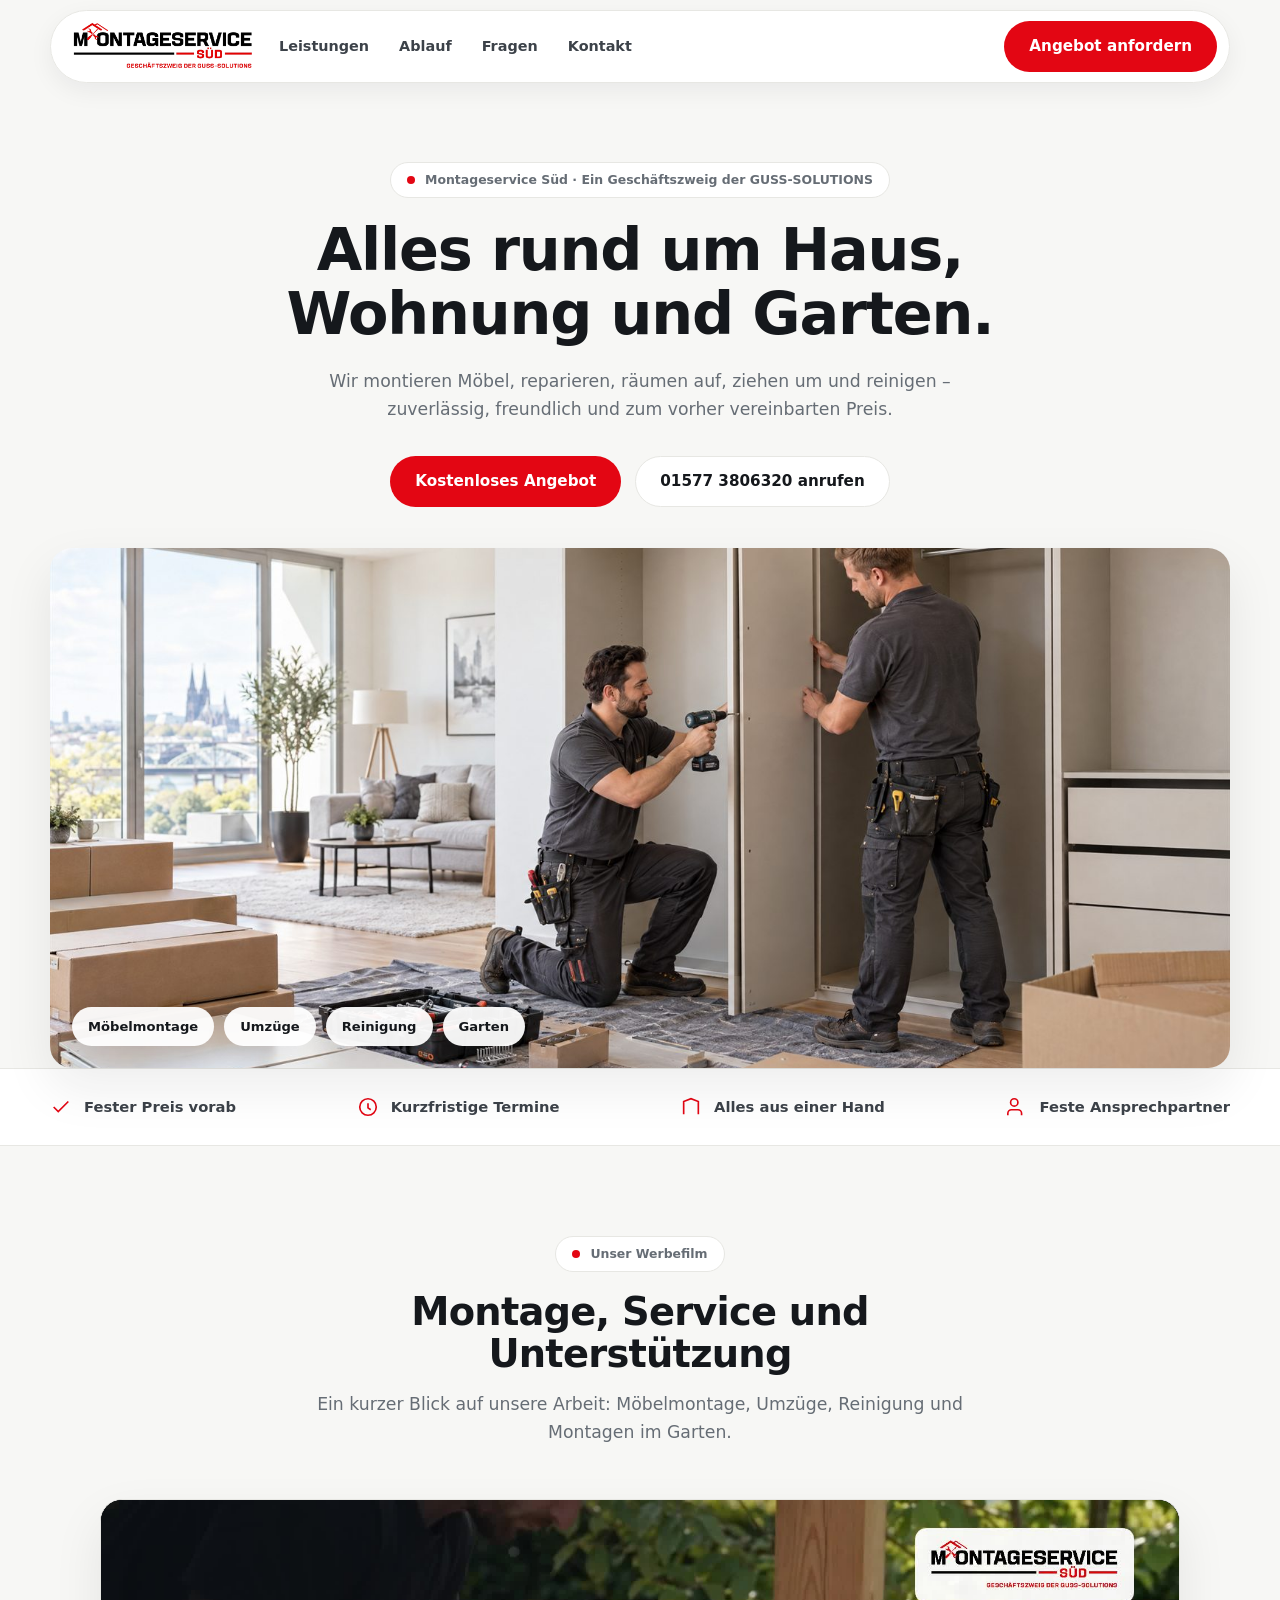
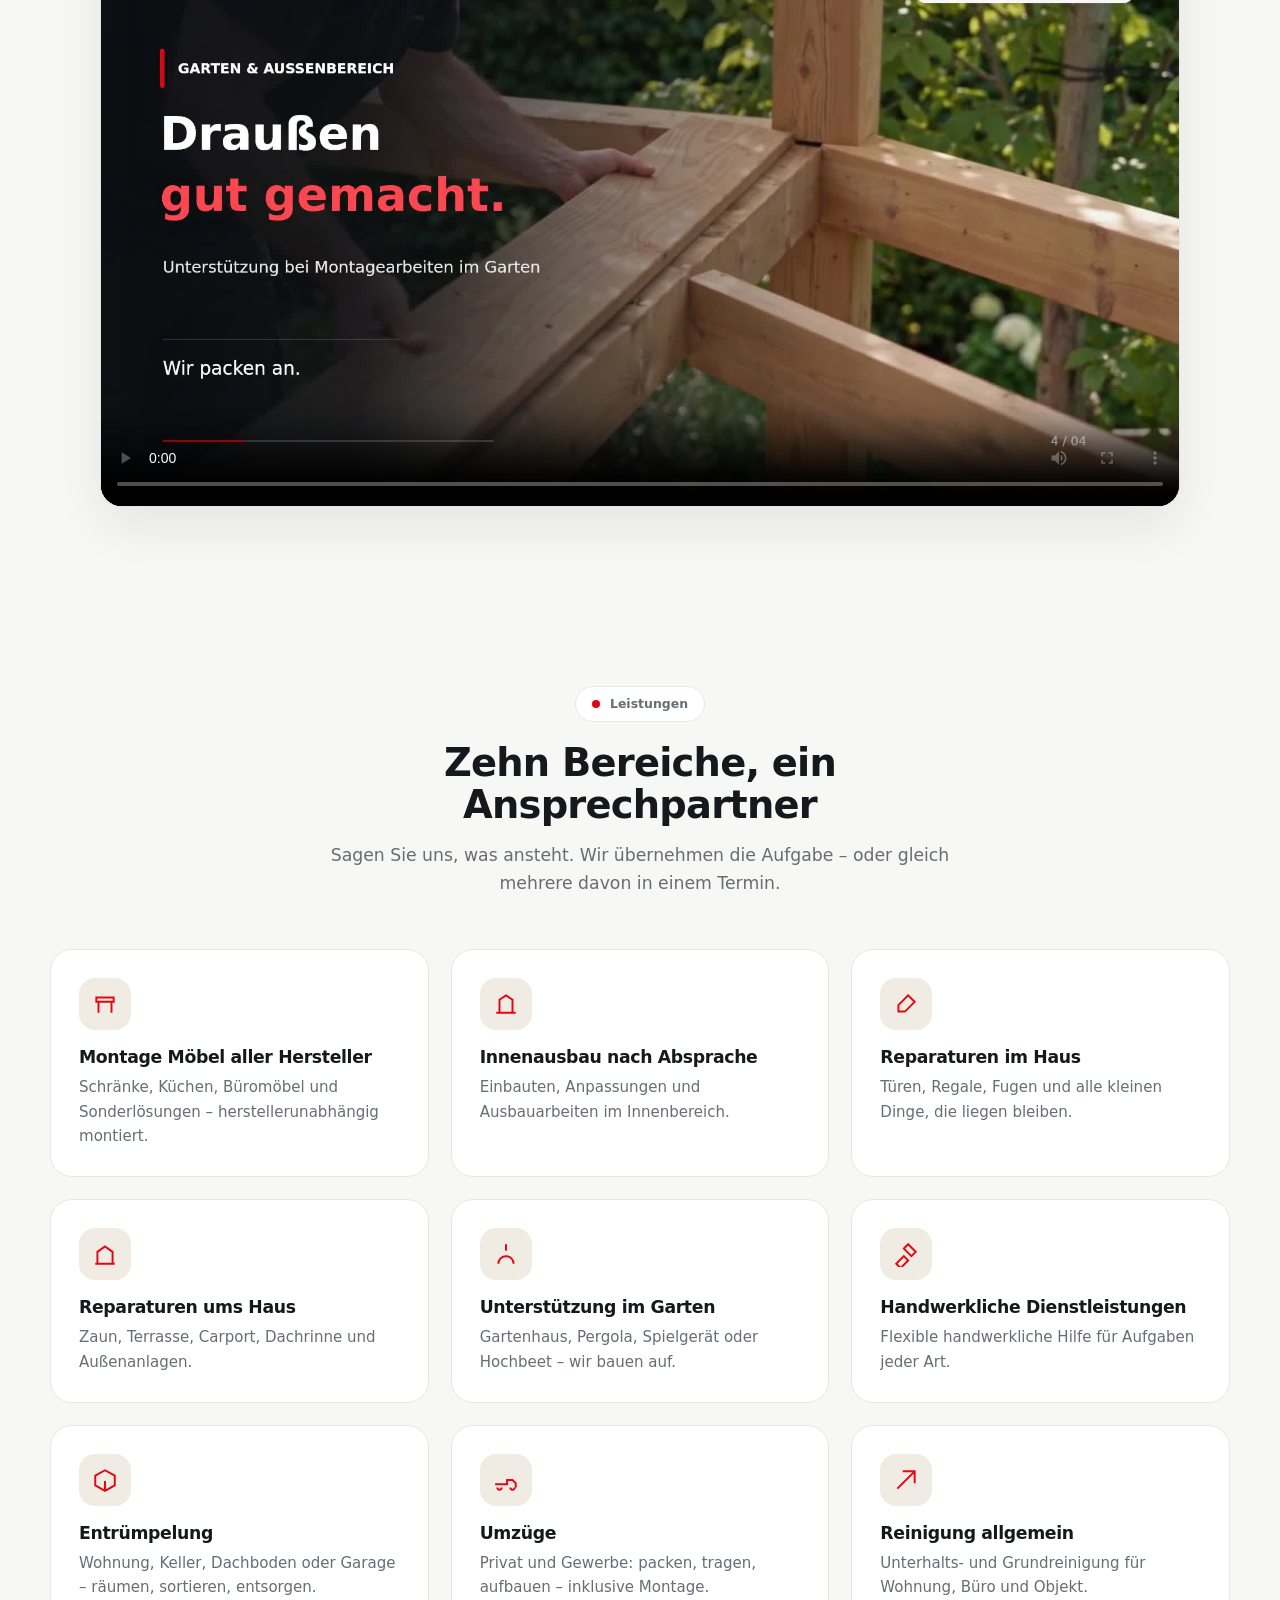
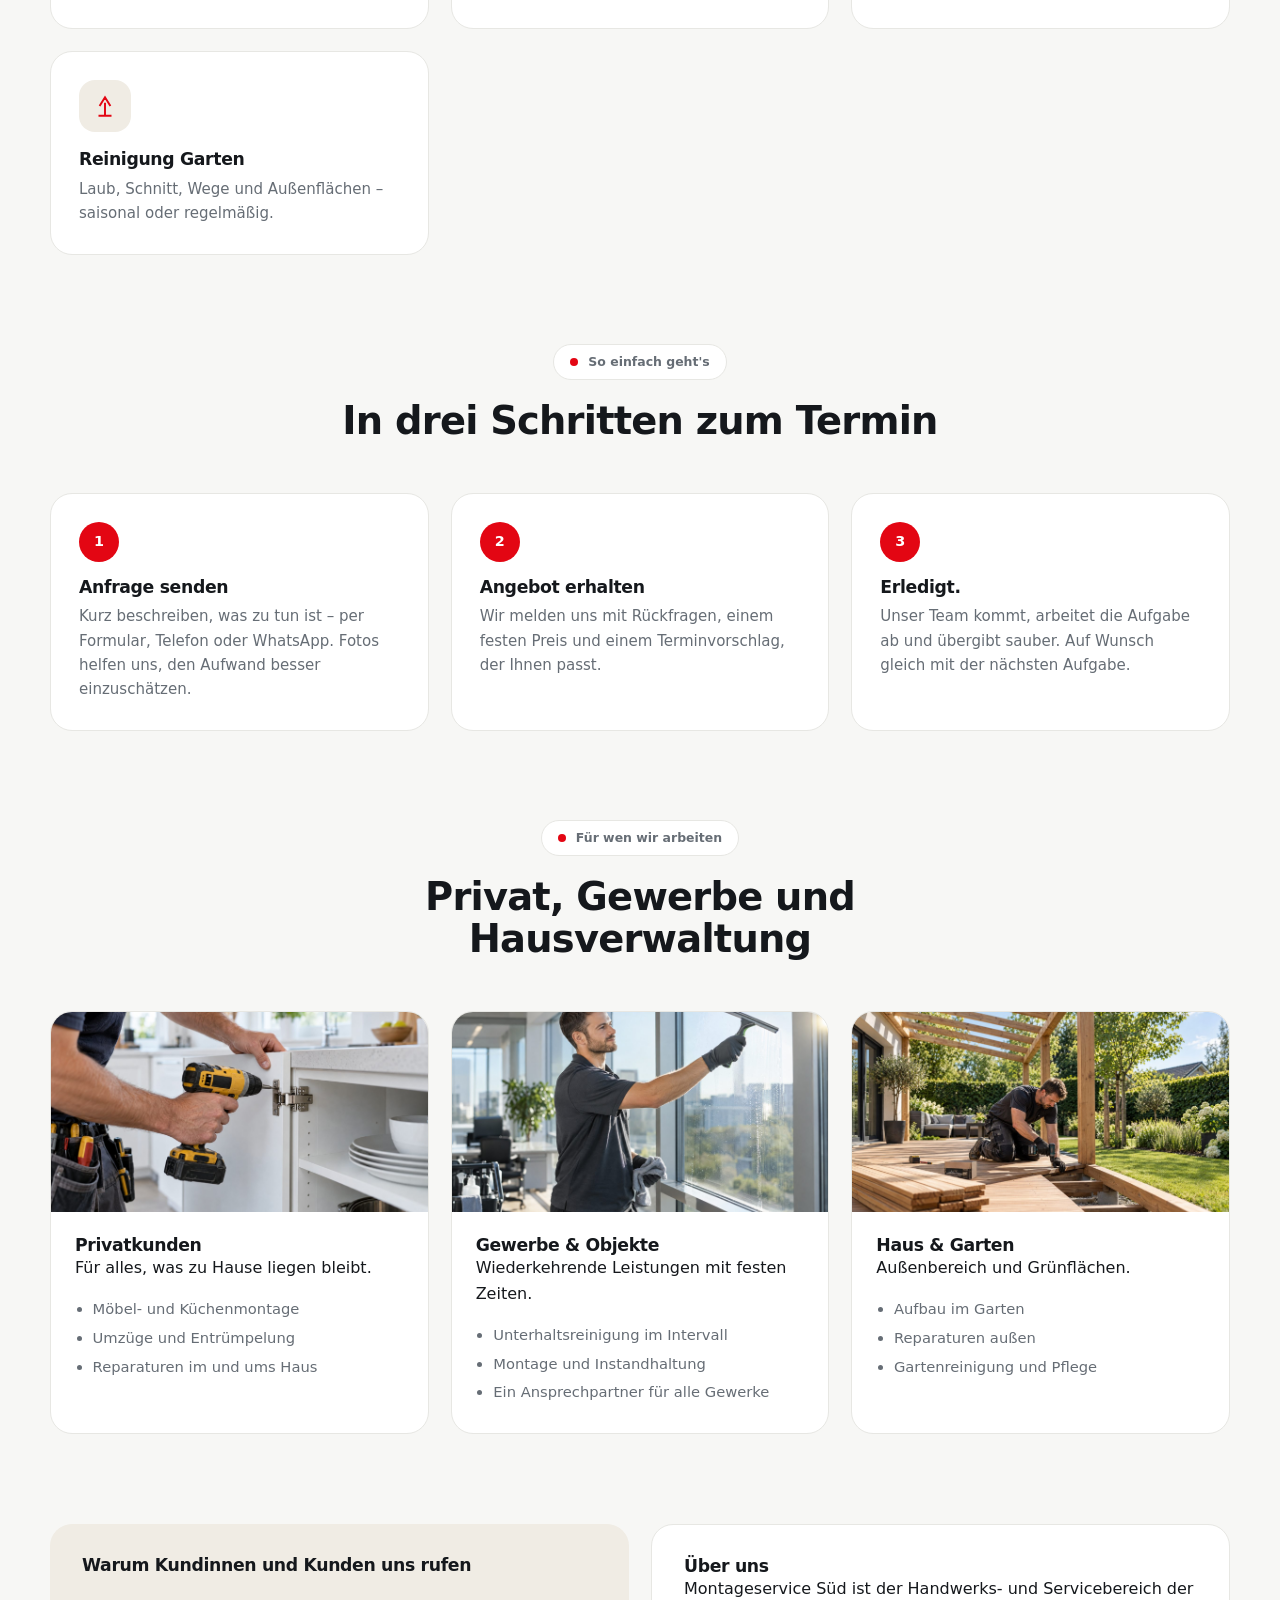
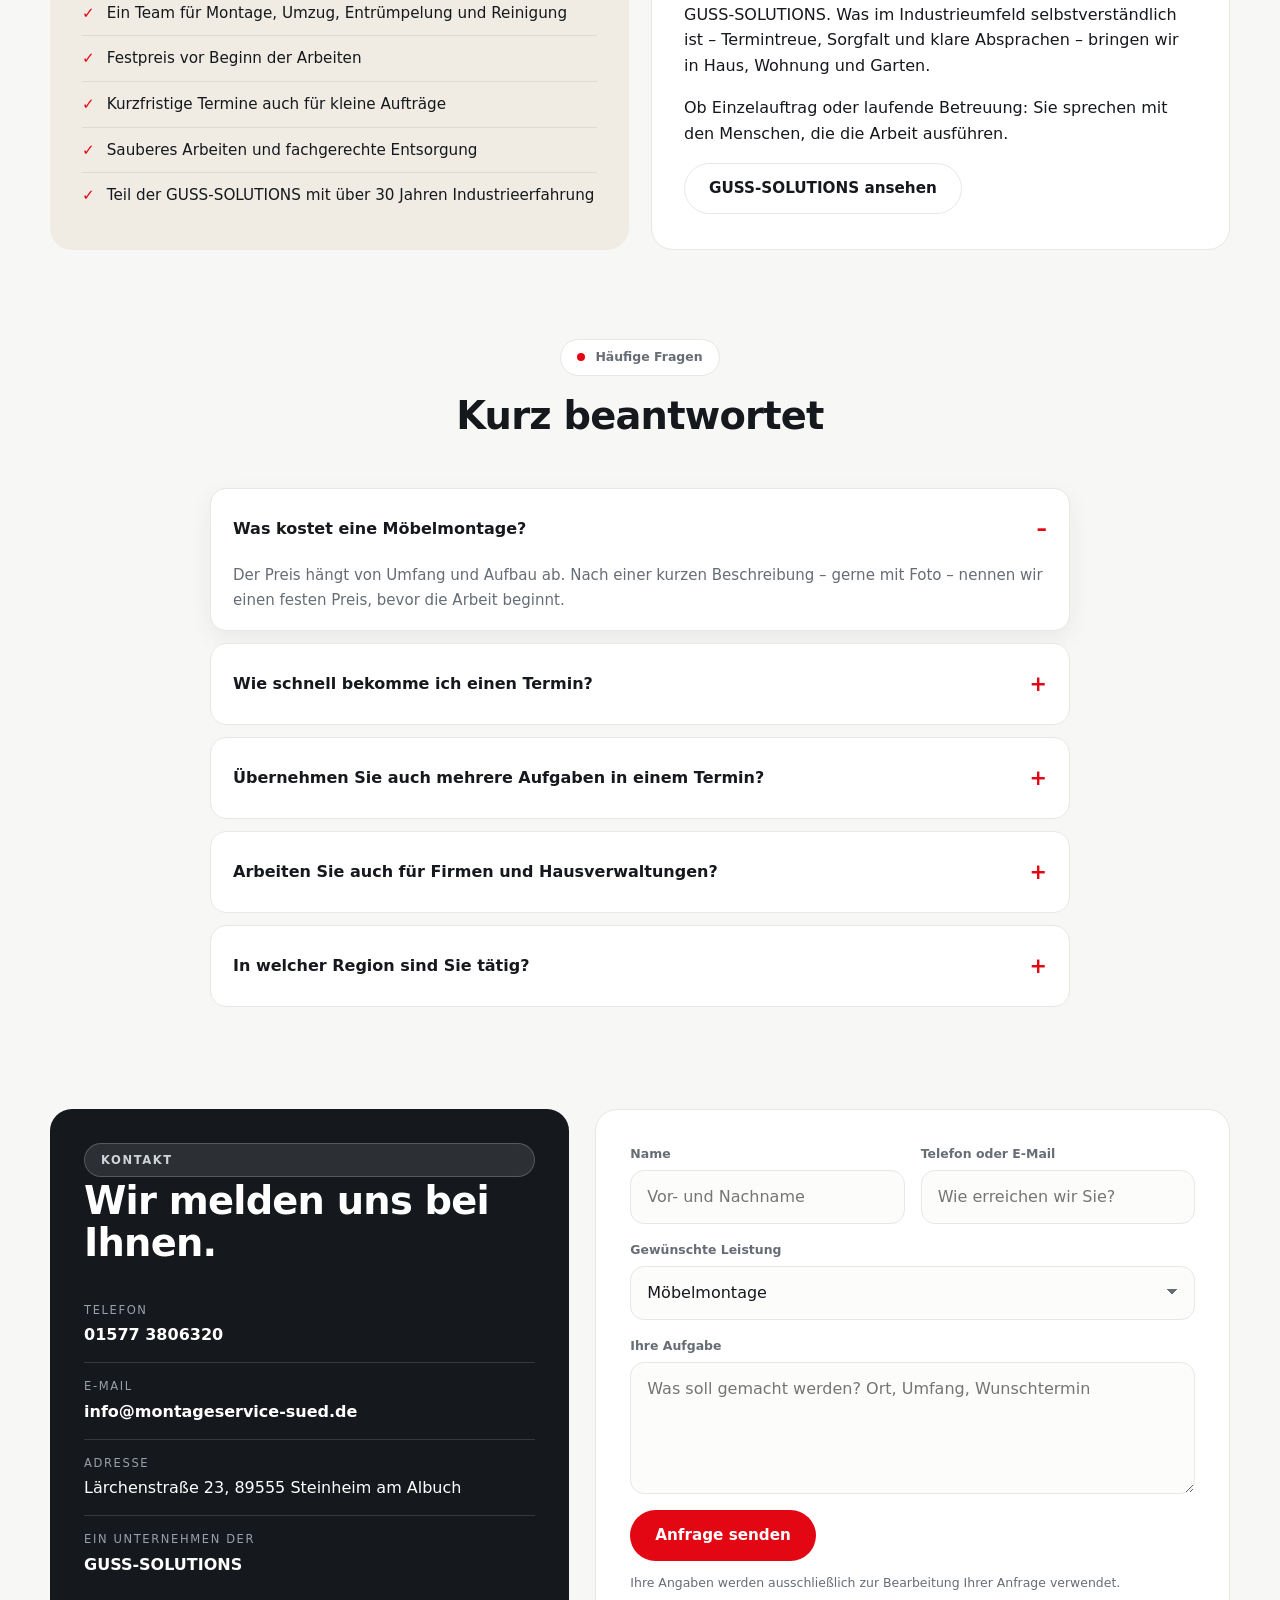
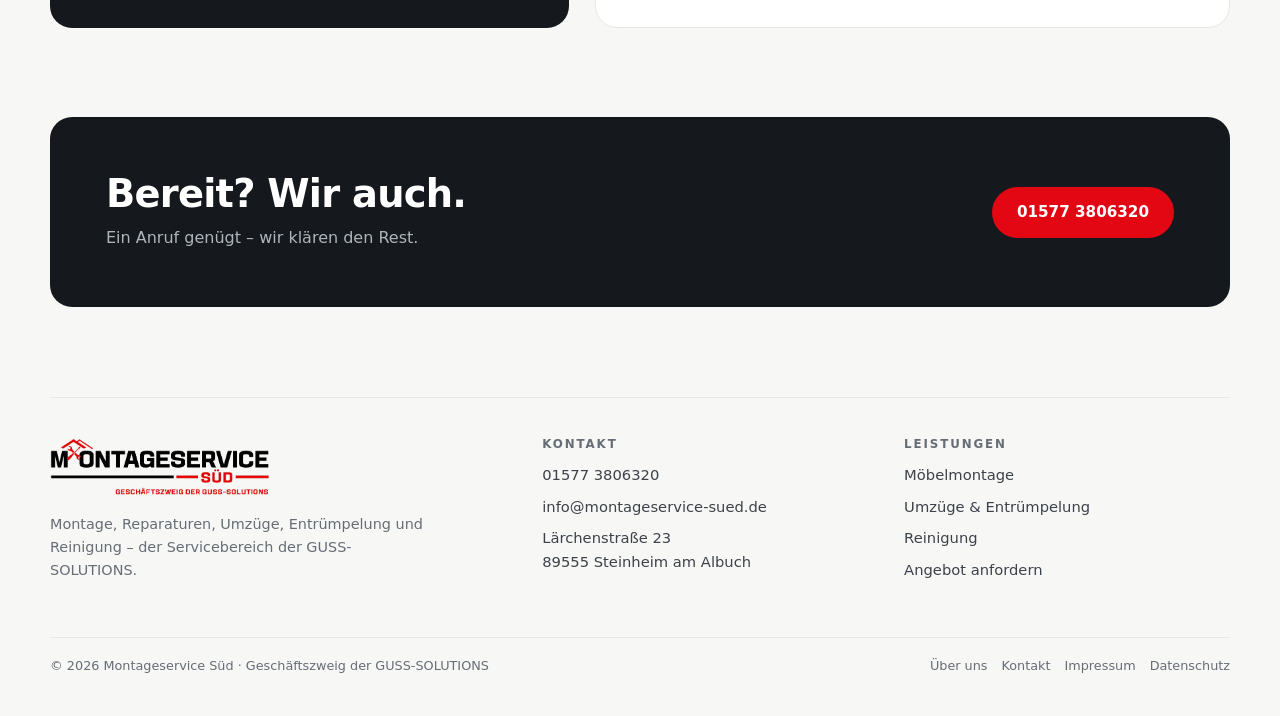
<file: index.html>
<!doctype html>
<html lang="de">
<head>
<meta charset="utf-8">
<meta name="viewport" content="width=device-width, initial-scale=1, viewport-fit=cover">
<title>Montageservice Süd | Montage, Reparaturen, Umzüge und Reinigung</title>
<meta name="description" content="Montageservice Süd – Möbelmontage, Reparaturen, Umzüge, Entrümpelung und Reinigung in Steinheim am Albuch und Umgebung.">
<link rel="icon" href="data:image/svg+xml,%3Csvg xmlns='http://www.w3.org/2000/svg' viewBox='0 0 64 64'%3E%3Crect width='64' height='64' rx='14' fill='%23f7f7f5'/%3E%3Cpath d='M8 30 32 12l24 18-3 4-21-16-21 16z' fill='%23e30613'/%3E%3Cpath d='M18 36h5v16h-5zM41 36h5v16h-5zM24 40h16v4H24z' fill='%23101820'/%3E%3C/svg%3E">
<link rel="stylesheet" href="styles.css">
<link rel="stylesheet" href="home.css">
<script src="site.js" defer></script>
</head>
<body>
<div class="site-intro" id="siteIntro">
  <div class="intro-inner">
    <div class="intro-logo">
      <img src="assets/ms-logo.png" alt="Montageservice Süd">
      <span class="intro-shine" aria-hidden="true"></span>
    </div>
    <p class="intro-claim"><span>Montage.</span> <span>Service.</span> <span>Unterstützung.</span></p>
    <ul class="intro-tiles" aria-hidden="true">
      <li><img src="assets/img-hero-team.jpg" alt=""></li>
      <li><img src="assets/img-moebel.jpg" alt=""></li>
      <li><img src="assets/img-umzug.jpg" alt=""></li>
      <li><img src="assets/img-reinigung.jpg" alt=""></li>
      <li><img src="assets/img-garten.jpg" alt=""></li>
    </ul>
    <div class="intro-bar"><span></span></div>
  </div>
  <button class="intro-skip" type="button">Überspringen</button>
</div>

<a class="skip-link" href="#main">Zum Inhalt springen</a>

<header class="site-header">
  <div class="header-inner">
    <a class="brand" href="#" aria-label="Montageservice Süd Startseite"><img src="assets/ms-logo.png" alt="Montageservice Süd"></a>
    <button class="menu-toggle" type="button" aria-expanded="false" aria-controls="main-navigation" aria-label="Navigation öffnen"><span></span><span></span><span></span></button>
    <nav class="main-nav" id="main-navigation" aria-label="Hauptnavigation">
      <ul class="nav-list">
        <li><a class="nav-link" href="#leistungen">Leistungen</a></li>
        <li><a class="nav-link" href="#ablauf">Ablauf</a></li>
        <li><a class="nav-link" href="#fragen">Fragen</a></li>
        <li><a class="nav-link" href="#kontakt">Kontakt</a></li>
      </ul>
    </nav>
    <a class="button header-cta" href="#kontakt">Angebot anfordern</a>
  </div>
</header>

<main id="main">
  <section class="hero">
    <div class="hero-inner">
      <span class="kicker">Montageservice Süd · Ein Geschäftszweig der GUSS-SOLUTIONS</span>
      <h1>Alles rund um Haus, Wohnung und Garten.</h1>
      <p class="lead">Wir montieren Möbel, reparieren, räumen auf, ziehen um und reinigen – zuverlässig, freundlich und zum vorher vereinbarten Preis.</p>
      <div class="hero-actions">
        <a class="button" href="#kontakt">Kostenloses Angebot</a>
        <a class="button button-soft" href="tel:+4915773806320">01577 3806320 anrufen</a>
      </div>
      <div class="hero-media">
        <img src="assets/img-hero-team.jpg" alt="Zwei Monteure bauen einen Schrank auf">
        <div class="hero-chips">
          <span class="chip">Möbelmontage</span>
          <span class="chip">Umzüge</span>
          <span class="chip">Reinigung</span>
          <span class="chip">Garten</span>
        </div>
      </div>
    </div>
  </section>

  <div class="band">
    <div class="band-inner">
      <span class="band-item"><svg viewBox="0 0 24 24"><path d="M20 6 9 17l-5-5"/></svg> Fester Preis vorab</span>
      <span class="band-item"><svg viewBox="0 0 24 24"><path d="M12 8v5l3 2"/><circle cx="12" cy="12" r="9"/></svg> Kurzfristige Termine</span>
      <span class="band-item"><svg viewBox="0 0 24 24"><path d="M4 20V6l8-3 8 3v14"/></svg> Alles aus einer Hand</span>
      <span class="band-item"><svg viewBox="0 0 24 24"><path d="M17 21v-2a4 4 0 00-4-4H6a4 4 0 00-4 4v2"/><circle cx="9" cy="7" r="4"/></svg> Feste Ansprechpartner</span>
    </div>
  </div>

  <section class="section" id="video">
    <div class="wrap">
      <div class="section-head">
        <span class="kicker">Unser Werbefilm</span>
        <h2>Montage, Service und Unterstützung</h2>
        <p class="lead">Ein kurzer Blick auf unsere Arbeit: Möbelmontage, Umzüge, Reinigung und Montagen im Garten.</p>
      </div>
      <figure class="video-frame">
        <video controls playsinline preload="metadata" width="1920" height="1080"
               poster="assets/werbevideo-poster.jpg?v=7"
               aria-label="Werbefilm von Montageservice Süd">
          <source src="assets/montageservice-sued-werbevideo.mp4?v=7" type="video/mp4">
          Ihr Browser kann dieses Video nicht abspielen. Sie erreichen uns telefonisch unter
          <a href="tel:+4915773806320">01577 3806320</a> oder per E-Mail an
          <a href="mailto:info@montageservice-sued.de">info@montageservice-sued.de</a>.
        </video>
      </figure>
    </div>
  </section>

  <section class="section" id="leistungen">
    <div class="wrap">
      <div class="section-head">
        <span class="kicker">Leistungen</span>
        <h2>Zehn Bereiche, ein Ansprechpartner</h2>
        <p class="lead">Sagen Sie uns, was ansteht. Wir übernehmen die Aufgabe – oder gleich mehrere davon in einem Termin.</p>
      </div>
      <div class="cards">
        <a class="card" href="leistungen.html#moebelmontage"><div class="ico"><svg viewBox="0 0 24 24"><path d="M4 6h16v4H4zM6 10v10M18 10v10"/></svg></div><h3>Montage Möbel aller Hersteller</h3><p>Schränke, Küchen, Büromöbel und Sonderlösungen – herstellerunabhängig montiert.</p></a>
        <a class="card" href="leistungen.html#innenausbau"><div class="ico"><svg viewBox="0 0 24 24"><path d="M3 20h18M6 20V8l6-4 6 4v12"/></svg></div><h3>Innenausbau nach Absprache</h3><p>Einbauten, Anpassungen und Ausbauarbeiten im Innenbereich.</p></a>
        <a class="card" href="leistungen.html#reparaturen-haus"><div class="ico"><svg viewBox="0 0 24 24"><path d="M14 4l6 6-9 9H5v-6z"/></svg></div><h3>Reparaturen im Haus</h3><p>Türen, Regale, Fugen und alle kleinen Dinge, die liegen bleiben.</p></a>
        <a class="card" href="leistungen.html#reparaturen-aussen"><div class="ico"><svg viewBox="0 0 24 24"><path d="M3 21h18M5 21V10l7-5 7 5v11"/></svg></div><h3>Reparaturen ums Haus</h3><p>Zaun, Terrasse, Carport, Dachrinne und Außenanlagen.</p></a>
        <a class="card" href="leistungen.html#garten-montage"><div class="ico"><svg viewBox="0 0 24 24"><path d="M12 3v6M5 21c0-4 3-7 7-7s7 3 7 7"/></svg></div><h3>Unterstützung im Garten</h3><p>Gartenhaus, Pergola, Spielgerät oder Hochbeet – wir bauen auf.</p></a>
        <a class="card" href="leistungen.html#handwerk"><div class="ico"><svg viewBox="0 0 24 24"><path d="M14 3l7 7-4 4-7-7zM3 21l7-7 4 4-7 7z"/></svg></div><h3>Handwerkliche Dienstleistungen</h3><p>Flexible handwerkliche Hilfe für Aufgaben jeder Art.</p></a>
        <a class="card" href="leistungen.html#entruempelung"><div class="ico"><svg viewBox="0 0 24 24"><path d="M3 8l9-5 9 5v9l-9 5-9-5zM12 13v9"/></svg></div><h3>Entrümpelung</h3><p>Wohnung, Keller, Dachboden oder Garage – räumen, sortieren, entsorgen.</p></a>
        <a class="card" href="leistungen.html#umzuege"><div class="ico"><svg viewBox="0 0 24 24"><path d="M2 16h11v-4h5l3 3v4M4 19a2 2 0 104 0M16 19a2 2 0 104 0"/></svg></div><h3>Umzüge</h3><p>Privat und Gewerbe: packen, tragen, aufbauen – inklusive Montage.</p></a>
        <a class="card" href="leistungen.html#reinigung"><div class="ico"><svg viewBox="0 0 24 24"><path d="M4 20l16-16M9 4h11v11"/></svg></div><h3>Reinigung allgemein</h3><p>Unterhalts- und Grundreinigung für Wohnung, Büro und Objekt.</p></a>
        <a class="card" href="leistungen.html#gartenreinigung"><div class="ico"><svg viewBox="0 0 24 24"><path d="M12 21V9M7 12l5-8 5 8M6 21h12"/></svg></div><h3>Reinigung Garten</h3><p>Laub, Schnitt, Wege und Außenflächen – saisonal oder regelmäßig.</p></a>
      </div>
    </div>
  </section>

  <section class="section" style="padding-top:0" id="ablauf">
    <div class="wrap">
      <div class="section-head">
        <span class="kicker">So einfach geht's</span>
        <h2>In drei Schritten zum Termin</h2>
      </div>
      <div class="steps">
        <article class="step"><span class="badge">1</span><h3>Anfrage senden</h3><p>Kurz beschreiben, was zu tun ist – per Formular, Telefon oder WhatsApp. Fotos helfen uns, den Aufwand besser einzuschätzen.</p></article>
        <article class="step"><span class="badge">2</span><h3>Angebot erhalten</h3><p>Wir melden uns mit Rückfragen, einem festen Preis und einem Terminvorschlag, der Ihnen passt.</p></article>
        <article class="step"><span class="badge">3</span><h3>Erledigt.</h3><p>Unser Team kommt, arbeitet die Aufgabe ab und übergibt sauber. Auf Wunsch gleich mit der nächsten Aufgabe.</p></article>
      </div>
    </div>
  </section>

  <section class="section" style="padding-top:0">
    <div class="wrap">
      <div class="section-head">
        <span class="kicker">Für wen wir arbeiten</span>
        <h2>Privat, Gewerbe und Hausverwaltung</h2>
      </div>
      <div class="photos">
        <article class="photo">
          <img src="assets/img-moebel.jpg" alt="Montage einer Küche" loading="lazy" decoding="async">
          <div class="body"><h3>Privatkunden</h3><p>Für alles, was zu Hause liegen bleibt.</p>
            <ul><li>Möbel- und Küchenmontage</li><li>Umzüge und Entrümpelung</li><li>Reparaturen im und ums Haus</li></ul>
          </div>
        </article>
        <article class="photo">
          <img src="assets/img-reinigung.jpg" alt="Reinigung in einem Büro" loading="lazy" decoding="async">
          <div class="body"><h3>Gewerbe &amp; Objekte</h3><p>Wiederkehrende Leistungen mit festen Zeiten.</p>
            <ul><li>Unterhaltsreinigung im Intervall</li><li>Montage und Instandhaltung</li><li>Ein Ansprechpartner für alle Gewerke</li></ul>
          </div>
        </article>
        <article class="photo">
          <img src="assets/img-garten.jpg" alt="Aufbau im Garten" loading="lazy" decoding="async">
          <div class="body"><h3>Haus &amp; Garten</h3><p>Außenbereich und Grünflächen.</p>
            <ul><li>Aufbau im Garten</li><li>Reparaturen außen</li><li>Gartenreinigung und Pflege</li></ul>
          </div>
        </article>
      </div>
    </div>
  </section>

  <section class="section" style="padding-top:0">
    <div class="wrap">
      <div class="trust">
        <div class="trust-card">
          <h3>Warum Kundinnen und Kunden uns rufen</h3>
          <ul>
            <li>Ein Team für Montage, Umzug, Entrümpelung und Reinigung</li>
            <li>Festpreis vor Beginn der Arbeiten</li>
            <li>Kurzfristige Termine auch für kleine Aufträge</li>
            <li>Sauberes Arbeiten und fachgerechte Entsorgung</li>
            <li>Teil der GUSS-SOLUTIONS mit über 30 Jahren Industrieerfahrung</li>
          </ul>
        </div>
        <div class="trust-card white">
          <h3>Über uns</h3>
          <p>Montageservice Süd ist der Handwerks- und Servicebereich der GUSS-SOLUTIONS. Was im Industrieumfeld selbstverständlich ist – Termintreue, Sorgfalt und klare Absprachen – bringen wir in Haus, Wohnung und Garten.</p>
          <p>Ob Einzelauftrag oder laufende Betreuung: Sie sprechen mit den Menschen, die die Arbeit ausführen.</p>
          <a class="button button-soft" href="https://guss-solutions.de" target="_blank" rel="noopener">GUSS-SOLUTIONS ansehen</a>
        </div>
      </div>
    </div>
  </section>

  <section class="section" style="padding-top:0" id="fragen">
    <div class="wrap">
      <div class="section-head">
        <span class="kicker">Häufige Fragen</span>
        <h2>Kurz beantwortet</h2>
      </div>
      <div class="faq">
        <details open><summary>Was kostet eine Möbelmontage?</summary><p>Der Preis hängt von Umfang und Aufbau ab. Nach einer kurzen Beschreibung – gerne mit Foto – nennen wir einen festen Preis, bevor die Arbeit beginnt.</p></details>
        <details><summary>Wie schnell bekomme ich einen Termin?</summary><p>Kleine Aufträge können wir oft innerhalb weniger Tage übernehmen. Bei dringenden Fällen sprechen Sie uns direkt telefonisch an.</p></details>
        <details><summary>Übernehmen Sie auch mehrere Aufgaben in einem Termin?</summary><p>Ja. Montage, Reparaturen, Entrümpelung und Reinigung lassen sich kombinieren – das spart Wege und Kosten.</p></details>
        <details><summary>Arbeiten Sie auch für Firmen und Hausverwaltungen?</summary><p>Ja, wir betreuen Gewerbeobjekte, Praxen, Büros und Wohnanlagen – auch regelmäßig im Intervall.</p></details>
        <details><summary>In welcher Region sind Sie tätig?</summary><p>Unser Schwerpunkt liegt im Raum Steinheim am Albuch und Umgebung. Sprechen Sie uns an – wir sagen Ihnen direkt, ob Ihr Ort dabei ist.</p></details>
      </div>
    </div>
  </section>

  <section class="section" style="padding-top:0" id="kontakt">
    <div class="wrap contact">
      <div class="contact-info">
        <span class="kicker">Kontakt</span>
        <h2>Wir melden uns bei Ihnen.</h2>
        <ul>
          <li><span>Telefon</span><a href="tel:+4915773806320">01577 3806320</a></li>
          <li><span>E-Mail</span><a href="mailto:info@montageservice-sued.de">info@montageservice-sued.de</a></li>
          <li><span>Adresse</span>Lärchenstraße 23, 89555 Steinheim am Albuch</li>
          <li><span>Ein Unternehmen der</span><a href="https://guss-solutions.de" target="_blank" rel="noopener">GUSS-SOLUTIONS</a></li>
        </ul>
      </div>
      <form class="form" data-contact-form novalidate>
        <div class="field"><label for="p">Name</label><input id="p" name="name" type="text" autocomplete="name" required placeholder="Vor- und Nachname"><span class="field-error">Bitte geben Sie Ihren Namen an.</span></div>
        <div class="field"><label for="q">Telefon oder E-Mail</label><input id="q" name="kontakt" type="text" required placeholder="Wie erreichen wir Sie?"><span class="field-error">Bitte geben Sie eine Kontaktmöglichkeit an.</span></div>
        <div class="full"><label for="r">Gewünschte Leistung</label>
          <select id="r" name="leistung">
            <option>Möbelmontage</option><option>Innenausbau</option><option>Reparaturen im Haus</option>
            <option>Reparaturen ums Haus</option><option>Garten / Montage im Garten</option><option>Handwerkliche Dienstleistungen</option>
            <option>Entrümpelung</option><option>Umzüge</option><option>Reinigung</option><option>Mehrere Leistungen</option>
          </select>
        </div>
        <div class="field full"><label for="s">Ihre Aufgabe</label><textarea id="s" name="nachricht" rows="4" required placeholder="Was soll gemacht werden? Ort, Umfang, Wunschtermin"></textarea><span class="field-error">Bitte beschreiben Sie Ihre Aufgabe.</span></div>
        <div class="full">
          <button class="button" type="submit">Anfrage senden</button>
          <p class="note">Ihre Angaben werden ausschließlich zur Bearbeitung Ihrer Anfrage verwendet.</p>
        </div>
        <div class="form-status full" role="status" aria-live="polite"></div>
      </form>
    </div>
  </section>

  <div class="wrap">
    <section class="cta">
      <div>
        <h2>Bereit? Wir auch.</h2>
        <p>Ein Anruf genügt – wir klären den Rest.</p>
      </div>
      <a class="button" href="tel:+4915773806320">01577 3806320</a>
    </section>
  </div>
</main>

<footer class="site-footer">
  <div class="footer-main">
    <div>
      <img class="footer-logo" src="assets/ms-logo.png" alt="Montageservice Süd" loading="lazy" decoding="async">
      <p class="footer-copy">Montage, Reparaturen, Umzüge, Entrümpelung und Reinigung – der Servicebereich der GUSS-SOLUTIONS.</p>
    </div>
    <div>
      <h2 class="footer-title">Kontakt</h2>
      <ul class="footer-links">
        <li><a href="tel:+4915773806320">01577 3806320</a></li>
        <li><a href="mailto:info@montageservice-sued.de">info@montageservice-sued.de</a></li>
        <li>Lärchenstraße 23<br>89555 Steinheim am Albuch</li>
      </ul>
    </div>
    <div>
      <h2 class="footer-title">Leistungen</h2>
      <ul class="footer-links">
        <li><a href="#leistungen">Möbelmontage</a></li>
        <li><a href="#leistungen">Umzüge &amp; Entrümpelung</a></li>
        <li><a href="#leistungen">Reinigung</a></li>
        <li><a href="#kontakt">Angebot anfordern</a></li>
      </ul>
    </div>
  </div>
  <div class="footer-bottom">
    <span>© 2026 Montageservice Süd · Geschäftszweig der GUSS-SOLUTIONS</span>
    <span class="legal-links"><a href="ueber-uns.html">Über uns</a><a href="kontakt.html">Kontakt</a><a href="impressum.html">Impressum</a><a href="datenschutz.html">Datenschutz</a></span>
  </div>
</footer>

</body>
</html>
</file>
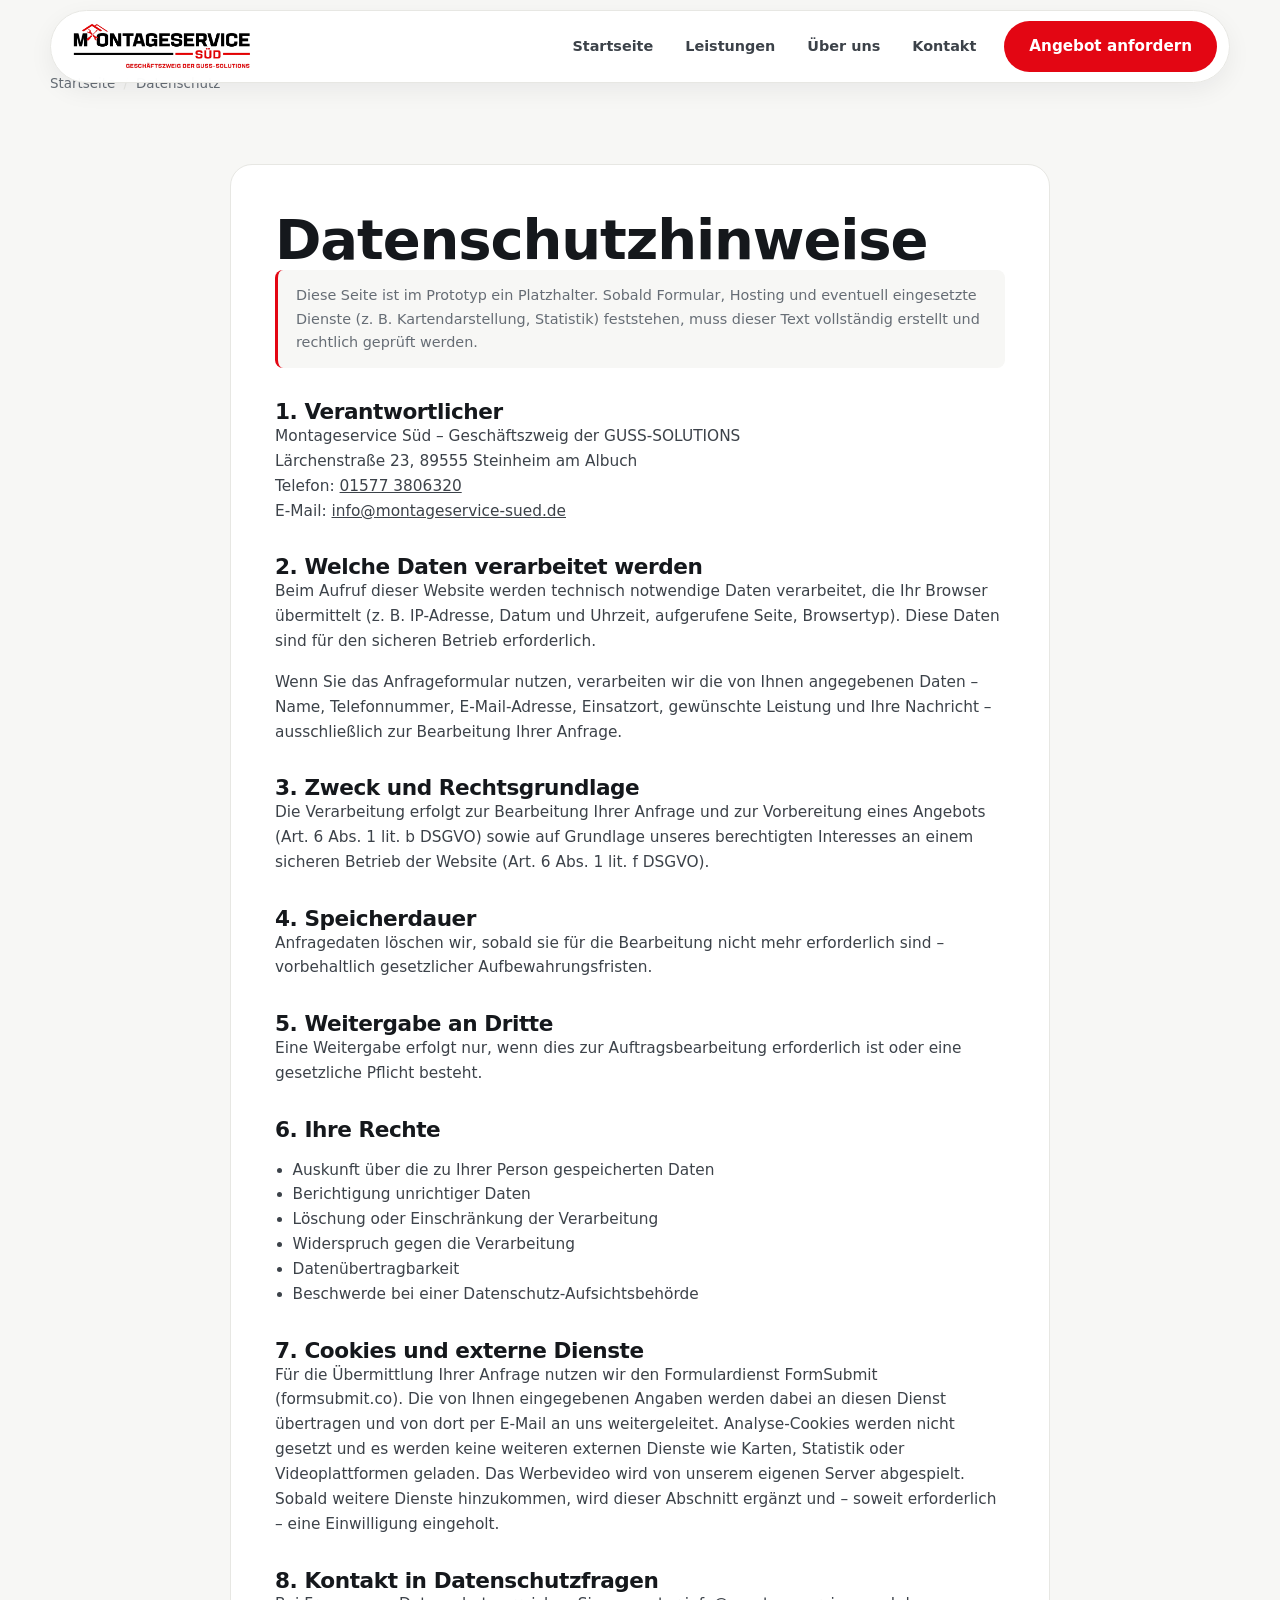
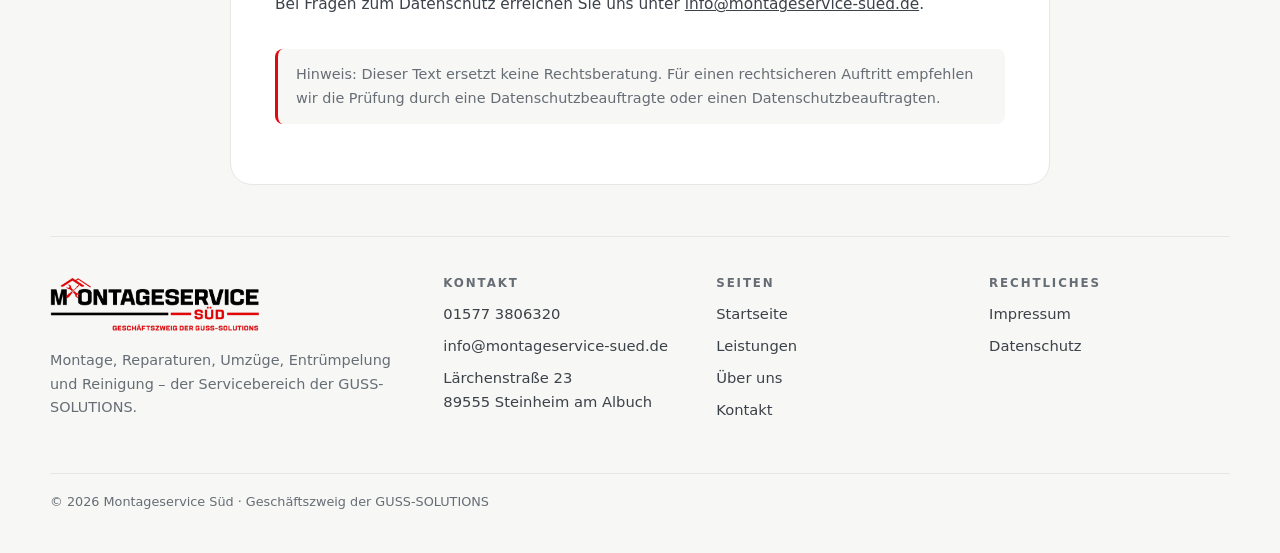
<file: datenschutz.html>
<!doctype html>
<html lang="de">
<head>
<meta charset="utf-8">
<meta name="viewport" content="width=device-width, initial-scale=1, viewport-fit=cover">
<title>Datenschutz | Montageservice Süd</title>
<meta name="description" content="Datenschutzhinweise von Montageservice Süd – Angaben zu Montageservice Süd.">
<link rel="icon" href="data:image/svg+xml,%3Csvg xmlns='http://www.w3.org/2000/svg' viewBox='0 0 64 64'%3E%3Crect width='64' height='64' rx='14' fill='%23f7f7f5'/%3E%3Cpath d='M8 30 32 12l24 18-3 4-21-16-21 16z' fill='%23e30613'/%3E%3Cpath d='M18 36h5v16h-5zM41 36h5v16h-5zM24 40h16v4H24z' fill='%2315181c'/%3E%3C/svg%3E">
<link rel="stylesheet" href="styles.css">
<script src="site.js" defer></script>
</head>
<body>
<a class="skip-link" href="#main">Zum Inhalt springen</a>

<header class="site-header">
  <div class="header-inner">
    <a class="brand" href="index.html" aria-label="Montageservice Süd Startseite">
      <img src="assets/ms-logo.png" alt="Montageservice Süd – Geschäftszweig der GUSS-SOLUTIONS">
    </a>
    <button class="menu-toggle" type="button" aria-expanded="false" aria-controls="main-navigation" aria-label="Navigation öffnen">
      <span></span><span></span><span></span>
    </button>
    <nav class="main-nav" id="main-navigation" aria-label="Hauptnavigation">
      <ul class="nav-list">
        <li><a class="nav-link" href="index.html">Startseite</a></li>
        <li><a class="nav-link" href="leistungen.html">Leistungen</a></li>
        <li><a class="nav-link" href="ueber-uns.html">Über uns</a></li>
        <li><a class="nav-link" href="kontakt.html">Kontakt</a></li>
      </ul>
    </nav>
    <a class="button header-cta" href="kontakt.html">Angebot anfordern</a>
  </div>
</header>

<main id="main">

  <nav class="breadcrumb" aria-label="Brotkrumen">
    <a href="index.html">Startseite</a><span>Datenschutz</span>
  </nav>

  <section class="section section-tight">
    <div class="wrap">
      <div class="prose">
        <h1>Datenschutzhinweise</h1>
        <p class="hint">Diese Seite ist im Prototyp ein Platzhalter. Sobald Formular, Hosting und eventuell eingesetzte Dienste (z. B. Kartendarstellung, Statistik) feststehen, muss dieser Text vollständig erstellt und rechtlich geprüft werden.</p>

        <h2>1. Verantwortlicher</h2>
        <p>
          Montageservice Süd – Geschäftszweig der GUSS-SOLUTIONS<br>
          Lärchenstraße 23, 89555 Steinheim am Albuch<br>
          Telefon: <a href="tel:+4915773806320">01577 3806320</a><br>
          E-Mail: <a href="mailto:info@montageservice-sued.de">info@montageservice-sued.de</a>
        </p>

        <h2>2. Welche Daten verarbeitet werden</h2>
        <p>Beim Aufruf dieser Website werden technisch notwendige Daten verarbeitet, die Ihr Browser übermittelt (z. B. IP-Adresse, Datum und Uhrzeit, aufgerufene Seite, Browsertyp). Diese Daten sind für den sicheren Betrieb erforderlich.</p>
        <p>Wenn Sie das Anfrageformular nutzen, verarbeiten wir die von Ihnen angegebenen Daten – Name, Telefonnummer, E-Mail-Adresse, Einsatzort, gewünschte Leistung und Ihre Nachricht – ausschließlich zur Bearbeitung Ihrer Anfrage.</p>

        <h2>3. Zweck und Rechtsgrundlage</h2>
        <p>Die Verarbeitung erfolgt zur Bearbeitung Ihrer Anfrage und zur Vorbereitung eines Angebots (Art. 6 Abs. 1 lit. b DSGVO) sowie auf Grundlage unseres berechtigten Interesses an einem sicheren Betrieb der Website (Art. 6 Abs. 1 lit. f DSGVO).</p>

        <h2>4. Speicherdauer</h2>
        <p>Anfragedaten löschen wir, sobald sie für die Bearbeitung nicht mehr erforderlich sind – vorbehaltlich gesetzlicher Aufbewahrungsfristen.</p>

        <h2>5. Weitergabe an Dritte</h2>
        <p>Eine Weitergabe erfolgt nur, wenn dies zur Auftragsbearbeitung erforderlich ist oder eine gesetzliche Pflicht besteht.</p>

        <h2>6. Ihre Rechte</h2>
        <ul>
          <li>Auskunft über die zu Ihrer Person gespeicherten Daten</li>
          <li>Berichtigung unrichtiger Daten</li>
          <li>Löschung oder Einschränkung der Verarbeitung</li>
          <li>Widerspruch gegen die Verarbeitung</li>
          <li>Datenübertragbarkeit</li>
          <li>Beschwerde bei einer Datenschutz-Aufsichtsbehörde</li>
        </ul>

        <h2>7. Cookies und externe Dienste</h2>
        <p>Für die Übermittlung Ihrer Anfrage nutzen wir den Formulardienst FormSubmit (formsubmit.co). Die von Ihnen eingegebenen Angaben werden dabei an diesen Dienst übertragen und von dort per E-Mail an uns weitergeleitet. Analyse-Cookies werden nicht gesetzt und es werden keine weiteren externen Dienste wie Karten, Statistik oder Videoplattformen geladen. Das Werbevideo wird von unserem eigenen Server abgespielt. Sobald weitere Dienste hinzukommen, wird dieser Abschnitt ergänzt und – soweit erforderlich – eine Einwilligung eingeholt.</p>

        <h2>8. Kontakt in Datenschutzfragen</h2>
        <p>Bei Fragen zum Datenschutz erreichen Sie uns unter <a href="mailto:info@montageservice-sued.de">info@montageservice-sued.de</a>.</p>

        <p class="hint" style="margin-top:2rem">Hinweis: Dieser Text ersetzt keine Rechtsberatung. Für einen rechtsicheren Auftritt empfehlen wir die Prüfung durch eine Datenschutzbeauftragte oder einen Datenschutzbeauftragten.</p>
      </div>
    </div>
  </section>

</main>

<footer class="site-footer">
  <div class="footer-main">
    <div>
      <img class="footer-logo" src="assets/ms-logo.png" alt="Montageservice Süd" loading="lazy" decoding="async">
      <p class="footer-copy">Montage, Reparaturen, Umzüge, Entrümpelung und Reinigung – der Servicebereich der GUSS-SOLUTIONS.</p>
    </div>
    <div>
      <h2 class="footer-title">Kontakt</h2>
      <ul class="footer-links">
        <li><a href="tel:+4915773806320">01577 3806320</a></li>
        <li><a href="mailto:info@montageservice-sued.de">info@montageservice-sued.de</a></li>
        <li>Lärchenstraße 23<br>89555 Steinheim am Albuch</li>
      </ul>
    </div>
    <div>
      <h2 class="footer-title">Seiten</h2>
      <ul class="footer-links">
        <li><a href="index.html">Startseite</a></li>
        <li><a href="leistungen.html">Leistungen</a></li>
        <li><a href="ueber-uns.html">Über uns</a></li>
        <li><a href="kontakt.html">Kontakt</a></li>
      </ul>
    </div>
    <div>
      <h2 class="footer-title">Rechtliches</h2>
      <ul class="footer-links">
        <li><a href="impressum.html">Impressum</a></li>
        <li><a href="datenschutz.html">Datenschutz</a></li>
      </ul>
    </div>
  </div>
  <div class="footer-bottom">
    <span>© <span data-year>2026</span> Montageservice Süd · Geschäftszweig der GUSS-SOLUTIONS</span>
  </div>
</footer>

</body>
</html>
</file>
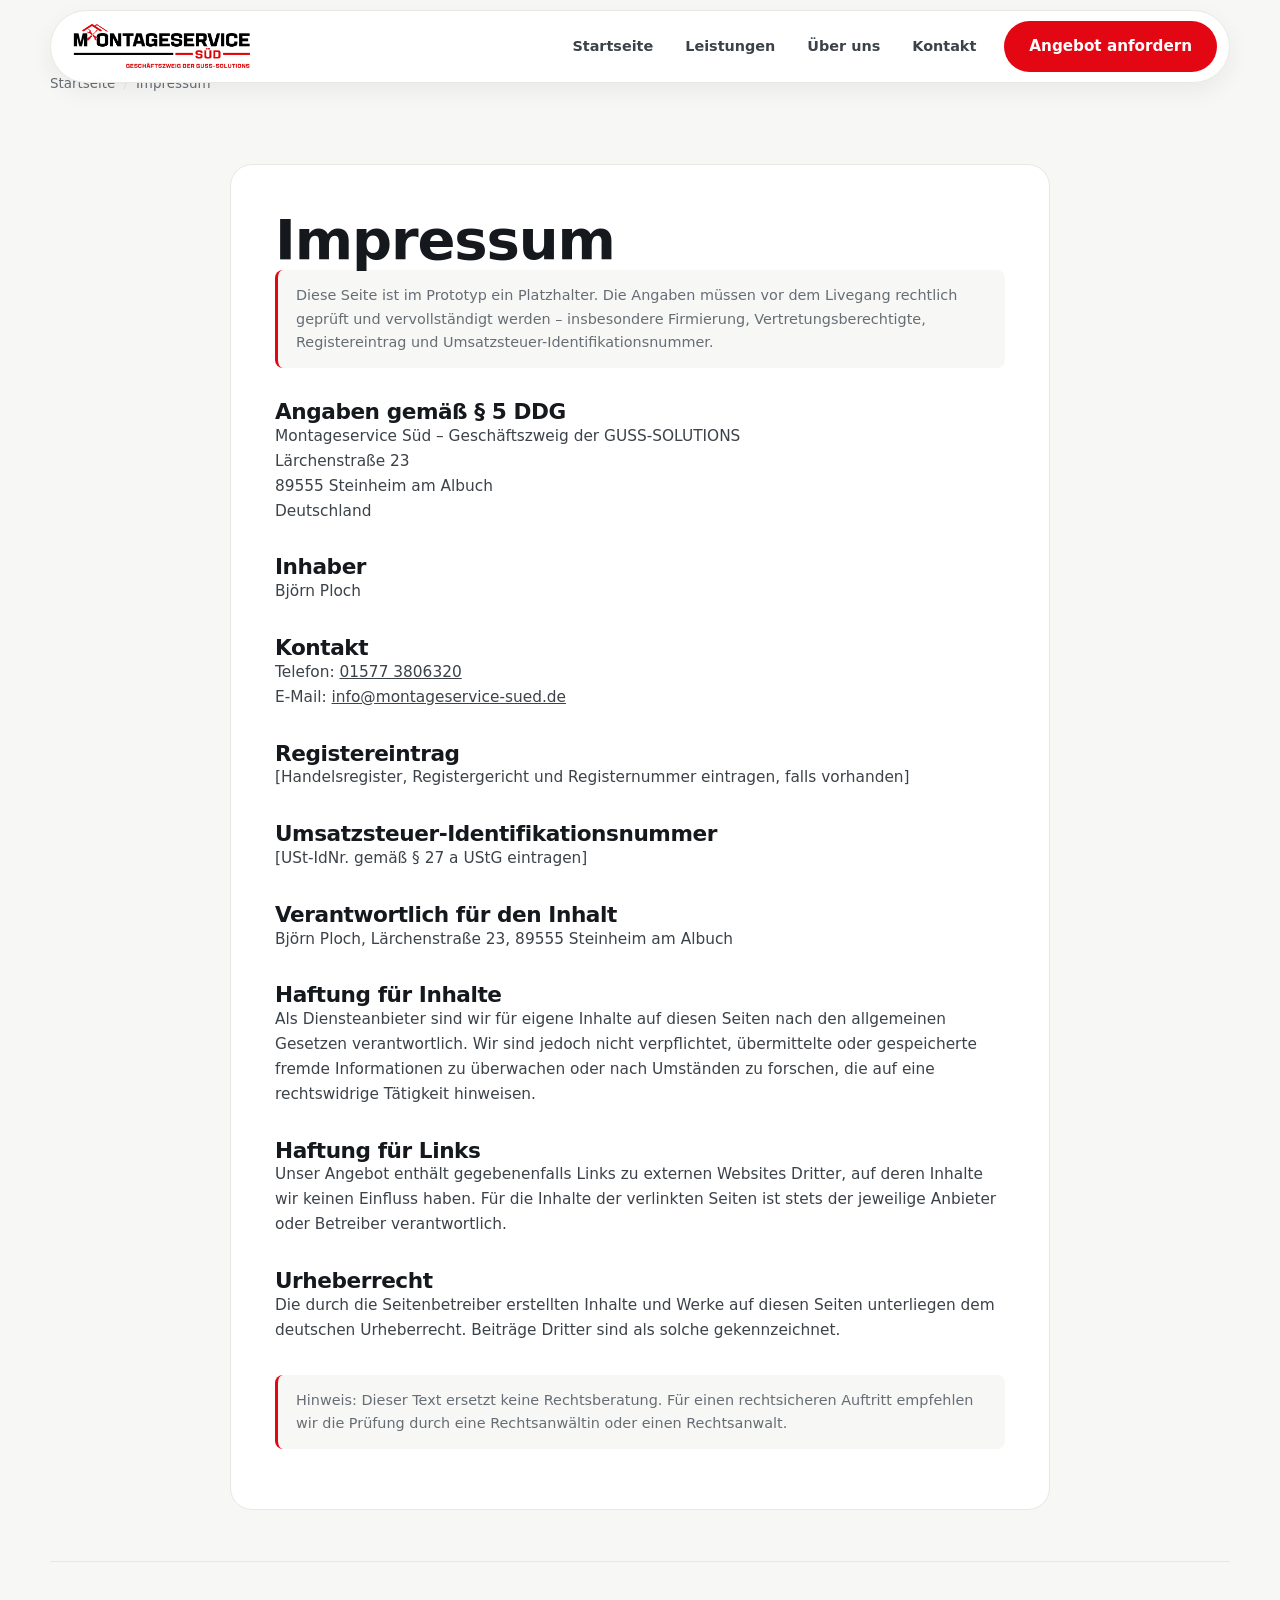
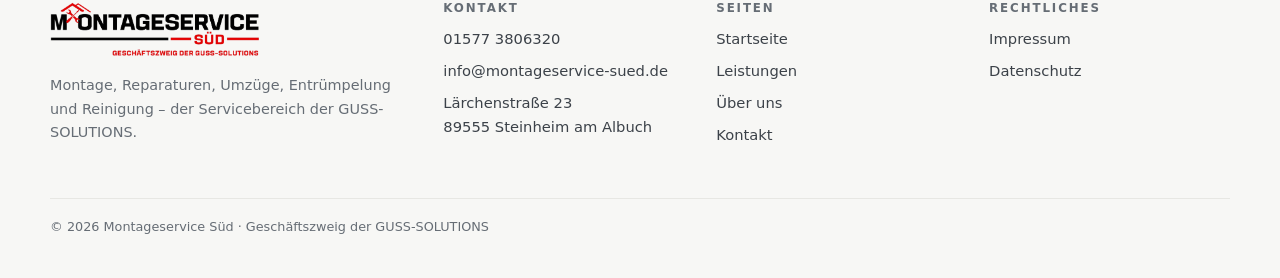
<file: impressum.html>
<!doctype html>
<html lang="de">
<head>
<meta charset="utf-8">
<meta name="viewport" content="width=device-width, initial-scale=1, viewport-fit=cover">
<title>Impressum | Montageservice Süd</title>
<meta name="description" content="Impressum von Montageservice Süd – Angaben zu Montageservice Süd.">
<link rel="icon" href="data:image/svg+xml,%3Csvg xmlns='http://www.w3.org/2000/svg' viewBox='0 0 64 64'%3E%3Crect width='64' height='64' rx='14' fill='%23f7f7f5'/%3E%3Cpath d='M8 30 32 12l24 18-3 4-21-16-21 16z' fill='%23e30613'/%3E%3Cpath d='M18 36h5v16h-5zM41 36h5v16h-5zM24 40h16v4H24z' fill='%2315181c'/%3E%3C/svg%3E">
<link rel="stylesheet" href="styles.css">
<script src="site.js" defer></script>
</head>
<body>
<a class="skip-link" href="#main">Zum Inhalt springen</a>

<header class="site-header">
  <div class="header-inner">
    <a class="brand" href="index.html" aria-label="Montageservice Süd Startseite">
      <img src="assets/ms-logo.png" alt="Montageservice Süd – Geschäftszweig der GUSS-SOLUTIONS">
    </a>
    <button class="menu-toggle" type="button" aria-expanded="false" aria-controls="main-navigation" aria-label="Navigation öffnen">
      <span></span><span></span><span></span>
    </button>
    <nav class="main-nav" id="main-navigation" aria-label="Hauptnavigation">
      <ul class="nav-list">
        <li><a class="nav-link" href="index.html">Startseite</a></li>
        <li><a class="nav-link" href="leistungen.html">Leistungen</a></li>
        <li><a class="nav-link" href="ueber-uns.html">Über uns</a></li>
        <li><a class="nav-link" href="kontakt.html">Kontakt</a></li>
      </ul>
    </nav>
    <a class="button header-cta" href="kontakt.html">Angebot anfordern</a>
  </div>
</header>

<main id="main">

  <nav class="breadcrumb" aria-label="Brotkrumen">
    <a href="index.html">Startseite</a><span>Impressum</span>
  </nav>

  <section class="section section-tight">
    <div class="wrap">
      <div class="prose">
        <h1>Impressum</h1>
        <p class="hint">Diese Seite ist im Prototyp ein Platzhalter. Die Angaben müssen vor dem Livegang rechtlich geprüft und vervollständigt werden – insbesondere Firmierung, Vertretungsberechtigte, Registereintrag und Umsatzsteuer-Identifikationsnummer.</p>

        <h2>Angaben gemäß § 5 DDG</h2>
        <p>
          Montageservice Süd – Geschäftszweig der GUSS-SOLUTIONS<br>
          Lärchenstraße 23<br>
          89555 Steinheim am Albuch<br>
          Deutschland
        </p>

        <h2>Inhaber</h2>
        <p>Björn Ploch</p>

        <h2>Kontakt</h2>
        <p>
          Telefon: <a href="tel:+4915773806320">01577 3806320</a><br>
          E-Mail: <a href="mailto:info@montageservice-sued.de">info@montageservice-sued.de</a>
        </p>

        <h2>Registereintrag</h2>
        <p>[Handelsregister, Registergericht und Registernummer eintragen, falls vorhanden]</p>

        <h2>Umsatzsteuer-Identifikationsnummer</h2>
        <p>[USt-IdNr. gemäß § 27 a UStG eintragen]</p>

        <h2>Verantwortlich für den Inhalt</h2>
        <p>Björn Ploch, Lärchenstraße 23, 89555 Steinheim am Albuch</p>

        <h2>Haftung für Inhalte</h2>
        <p>Als Diensteanbieter sind wir für eigene Inhalte auf diesen Seiten nach den allgemeinen Gesetzen verantwortlich. Wir sind jedoch nicht verpflichtet, übermittelte oder gespeicherte fremde Informationen zu überwachen oder nach Umständen zu forschen, die auf eine rechtswidrige Tätigkeit hinweisen.</p>

        <h2>Haftung für Links</h2>
        <p>Unser Angebot enthält gegebenenfalls Links zu externen Websites Dritter, auf deren Inhalte wir keinen Einfluss haben. Für die Inhalte der verlinkten Seiten ist stets der jeweilige Anbieter oder Betreiber verantwortlich.</p>

        <h2>Urheberrecht</h2>
        <p>Die durch die Seitenbetreiber erstellten Inhalte und Werke auf diesen Seiten unterliegen dem deutschen Urheberrecht. Beiträge Dritter sind als solche gekennzeichnet.</p>

        <p class="hint" style="margin-top:2rem">Hinweis: Dieser Text ersetzt keine Rechtsberatung. Für einen rechtsicheren Auftritt empfehlen wir die Prüfung durch eine Rechtsanwältin oder einen Rechtsanwalt.</p>
      </div>
    </div>
  </section>

</main>

<footer class="site-footer">
  <div class="footer-main">
    <div>
      <img class="footer-logo" src="assets/ms-logo.png" alt="Montageservice Süd" loading="lazy" decoding="async">
      <p class="footer-copy">Montage, Reparaturen, Umzüge, Entrümpelung und Reinigung – der Servicebereich der GUSS-SOLUTIONS.</p>
    </div>
    <div>
      <h2 class="footer-title">Kontakt</h2>
      <ul class="footer-links">
        <li><a href="tel:+4915773806320">01577 3806320</a></li>
        <li><a href="mailto:info@montageservice-sued.de">info@montageservice-sued.de</a></li>
        <li>Lärchenstraße 23<br>89555 Steinheim am Albuch</li>
      </ul>
    </div>
    <div>
      <h2 class="footer-title">Seiten</h2>
      <ul class="footer-links">
        <li><a href="index.html">Startseite</a></li>
        <li><a href="leistungen.html">Leistungen</a></li>
        <li><a href="ueber-uns.html">Über uns</a></li>
        <li><a href="kontakt.html">Kontakt</a></li>
      </ul>
    </div>
    <div>
      <h2 class="footer-title">Rechtliches</h2>
      <ul class="footer-links">
        <li><a href="impressum.html">Impressum</a></li>
        <li><a href="datenschutz.html">Datenschutz</a></li>
      </ul>
    </div>
  </div>
  <div class="footer-bottom">
    <span>© <span data-year>2026</span> Montageservice Süd · Geschäftszweig der GUSS-SOLUTIONS</span>
  </div>
</footer>

</body>
</html>
</file>
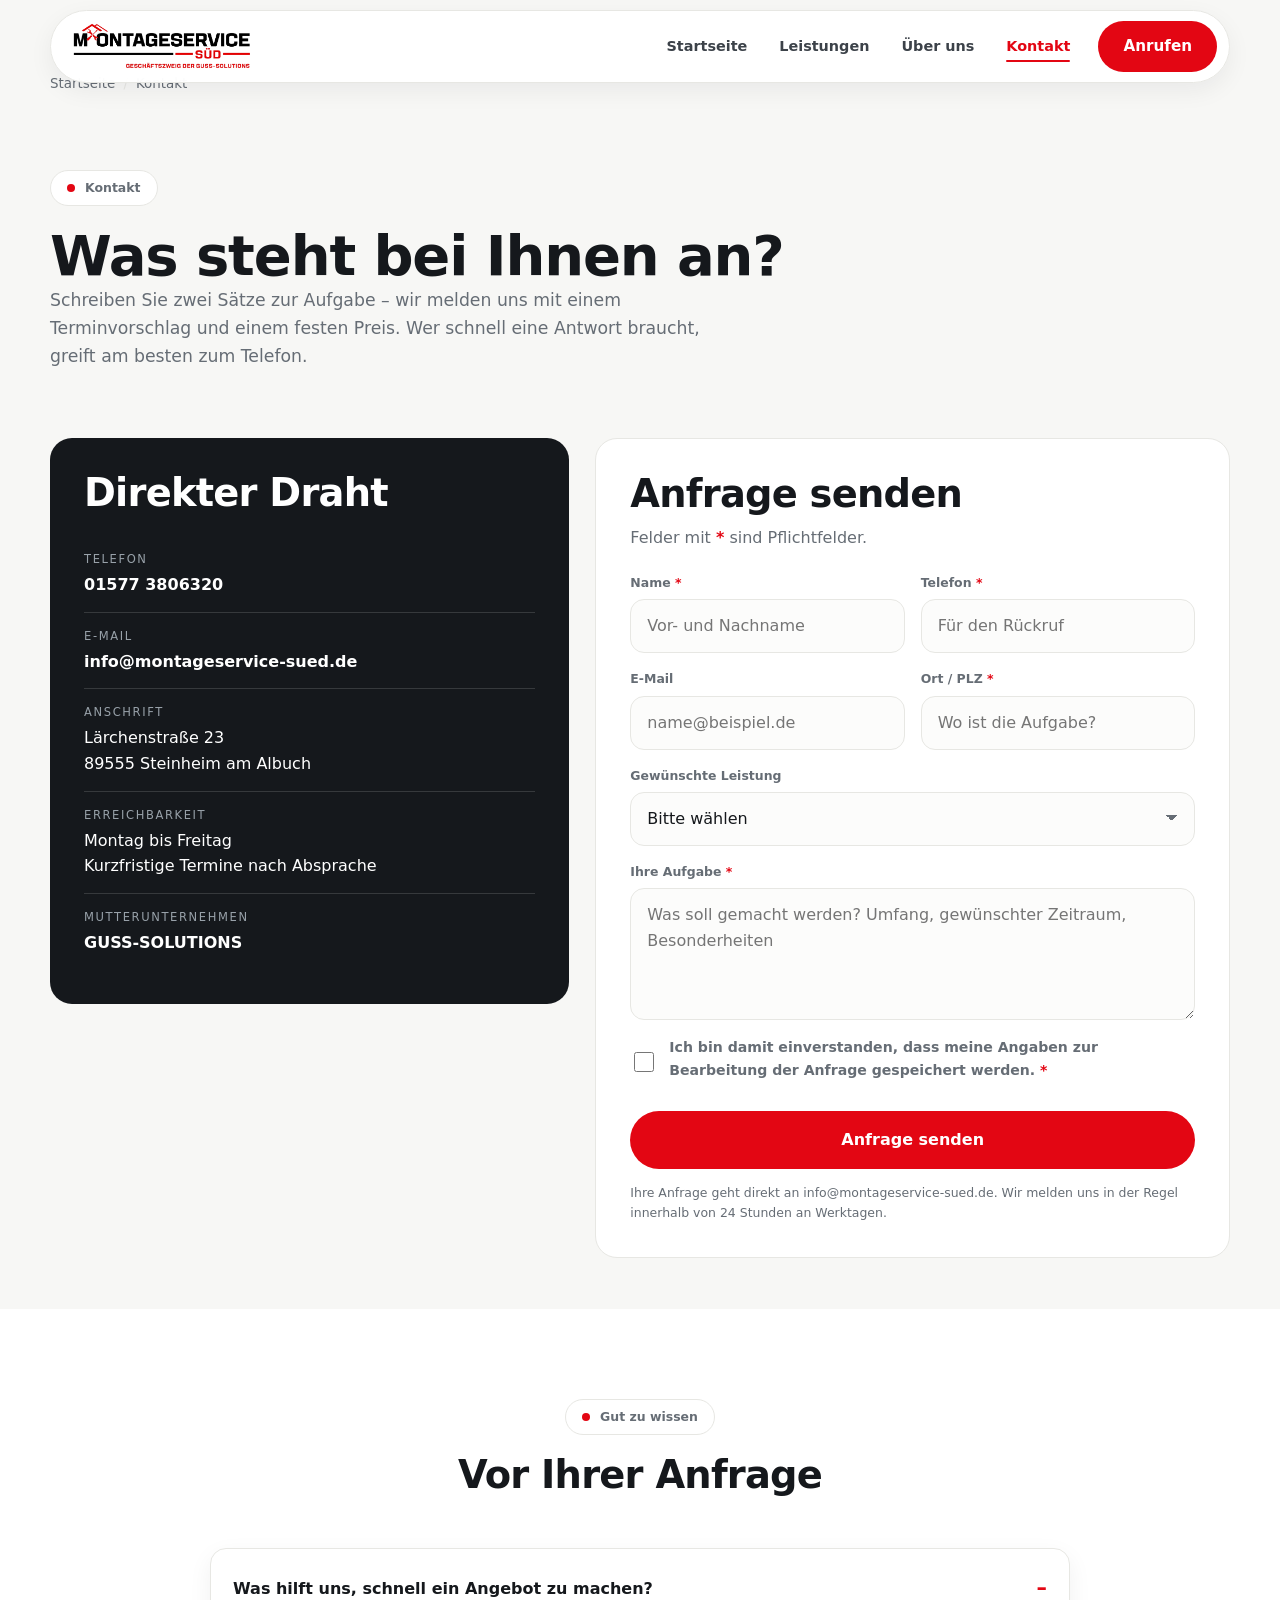
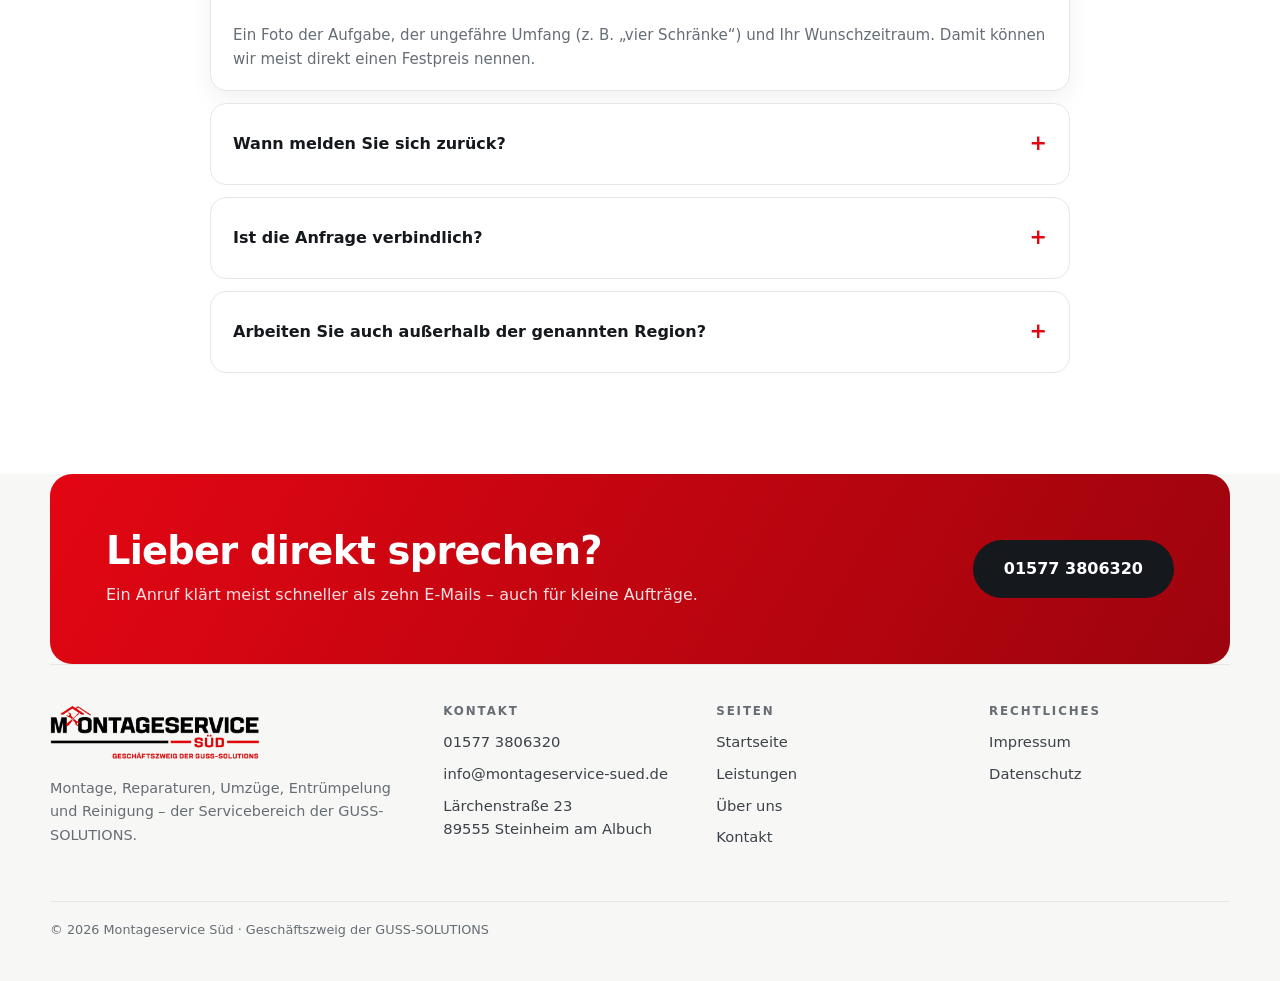
<file: kontakt.html>
<!doctype html>
<html lang="de">
<head>
<meta charset="utf-8">
<meta name="viewport" content="width=device-width, initial-scale=1, viewport-fit=cover">
<title>Kontakt &amp; Angebot anfordern | Montageservice Süd</title>
<meta name="description" content="Anfrage an Montageservice Süd: Formular ausfüllen oder direkt anrufen. Rückmeldung mit festem Preis und Terminvorschlag.">
<link rel="icon" href="data:image/svg+xml,%3Csvg xmlns='http://www.w3.org/2000/svg' viewBox='0 0 64 64'%3E%3Crect width='64' height='64' rx='14' fill='%23f7f7f5'/%3E%3Cpath d='M8 30 32 12l24 18-3 4-21-16-21 16z' fill='%23e30613'/%3E%3Cpath d='M18 36h5v16h-5zM41 36h5v16h-5zM24 40h16v4H24z' fill='%2315181c'/%3E%3C/svg%3E">
<link rel="stylesheet" href="styles.css">
<script src="site.js" defer></script>
</head>
<body>
<a class="skip-link" href="#main">Zum Inhalt springen</a>

<header class="site-header">
  <div class="header-inner">
    <a class="brand" href="index.html" aria-label="Montageservice Süd Startseite">
      <img src="assets/ms-logo.png" alt="Montageservice Süd – Geschäftszweig der GUSS-SOLUTIONS">
    </a>
    <button class="menu-toggle" type="button" aria-expanded="false" aria-controls="main-navigation" aria-label="Navigation öffnen">
      <span></span><span></span><span></span>
    </button>
    <nav class="main-nav" id="main-navigation" aria-label="Hauptnavigation">
      <ul class="nav-list">
        <li><a class="nav-link" href="index.html">Startseite</a></li>
        <li><a class="nav-link" href="leistungen.html">Leistungen</a></li>
        <li><a class="nav-link" href="ueber-uns.html">Über uns</a></li>
        <li><a class="nav-link" href="kontakt.html" aria-current="page">Kontakt</a></li>
      </ul>
    </nav>
    <a class="button header-cta" href="tel:+4915773806320">Anrufen</a>
  </div>
</header>

<main id="main">

  <nav class="breadcrumb" aria-label="Brotkrumen">
    <a href="index.html">Startseite</a><span>Kontakt</span>
  </nav>

  <section class="page-hero" style="padding-bottom:0">
    <div class="inner" style="grid-template-columns:1fr;max-width:var(--content)">
      <div class="reveal" style="max-width:760px">
        <span class="kicker">Kontakt</span>
        <h1>Was steht bei Ihnen an?</h1>
        <p class="lead">Schreiben Sie zwei Sätze zur Aufgabe – wir melden uns mit einem Terminvorschlag und einem festen Preis. Wer schnell eine Antwort braucht, greift am besten zum Telefon.</p>
      </div>
    </div>
  </section>

  <section class="section section-tight">
    <div class="wrap contact-grid">

      <div class="contact-info reveal">
        <h2>Direkter Draht</h2>
        <ul>
          <li><span class="label">Telefon</span><a href="tel:+4915773806320">01577 3806320</a></li>
          <li><span class="label">E-Mail</span><a href="mailto:info@montageservice-sued.de">info@montageservice-sued.de</a></li>
          <li><span class="label">Anschrift</span>Lärchenstraße 23<br>89555 Steinheim am Albuch</li>
          <li><span class="label">Erreichbarkeit</span>Montag bis Freitag<br>Kurzfristige Termine nach Absprache</li>
          <li><span class="label">Mutterunternehmen</span><a href="https://guss-solutions.de" target="_blank" rel="noopener">GUSS-SOLUTIONS</a></li>
        </ul>
      </div>

      <div class="form-card reveal">
        <h2 style="margin-bottom:.6rem">Anfrage senden</h2>
        <p class="lead" style="font-size:1rem;margin-bottom:1.4rem">Felder mit <span style="color:var(--red);font-weight:800">*</span> sind Pflichtfelder.</p>

        <form class="form" data-contact-form novalidate>
          <div class="field">
            <label for="name">Name <span class="req">*</span></label>
            <input id="name" name="name" type="text" required placeholder="Vor- und Nachname">
            <span class="field-error">Bitte geben Sie Ihren Namen an.</span>
          </div>
          <div class="field">
            <label for="telefon">Telefon <span class="req">*</span></label>
            <input id="telefon" name="telefon" type="tel" required placeholder="Für den Rückruf">
            <span class="field-error">Bitte geben Sie eine erreichbare Telefonnummer an.</span>
          </div>
          <div class="field">
            <label for="email">E-Mail</label>
            <input id="email" name="email" type="email" placeholder="name@beispiel.de">
            <span class="field-error">Diese E-Mail-Adresse sieht nicht korrekt aus.</span>
          </div>
          <div class="field">
            <label for="ort">Ort / PLZ <span class="req">*</span></label>
            <input id="ort" name="ort" type="text" required placeholder="Wo ist die Aufgabe?">
            <span class="field-error">Bitte geben Sie den Einsatzort an.</span>
          </div>
          <div class="field full">
            <label for="leistung">Gewünschte Leistung</label>
            <select id="leistung" name="leistung">
              <option value="">Bitte wählen</option>
              <option>Montage Möbel aller Hersteller</option>
              <option>Innenausbau nach Absprache</option>
              <option>Reparaturen im Haus</option>
              <option>Reparaturen ums Haus</option>
              <option>Unterstützung im Garten</option>
              <option>Handwerkliche Dienstleistungen</option>
              <option>Entrümpelung</option>
              <option>Umzüge</option>
              <option>Reinigung allgemein</option>
              <option>Reinigung Garten</option>
              <option>Mehrere Leistungen</option>
            </select>
          </div>
          <div class="field full">
            <label for="nachricht">Ihre Aufgabe <span class="req">*</span></label>
            <textarea id="nachricht" name="nachricht" required placeholder="Was soll gemacht werden? Umfang, gewünschter Zeitraum, Besonderheiten"></textarea>
            <span class="field-error">Bitte beschreiben Sie kurz, worum es geht.</span>
          </div>
          <div class="field full">
            <label class="checkbox" for="datenschutz">
              <input id="datenschutz" name="datenschutz" type="checkbox" required>
              <span>Ich bin damit einverstanden, dass meine Angaben zur Bearbeitung der Anfrage gespeichert werden. <span class="req">*</span></span>
            </label>
            <span class="field-error">Bitte bestätigen Sie die Datenschutzhinweise.</span>
          </div>
          <div class="full">
            <button class="button button-lg button-block" type="submit">Anfrage senden</button>
            <p class="form-note">Ihre Anfrage geht direkt an info@montageservice-sued.de. Wir melden uns in der Regel innerhalb von 24 Stunden an Werktagen.</p>
          </div>
          <div class="form-status full" role="status" aria-live="polite"></div>
        </form>
      </div>

    </div>
  </section>

  <section class="section section-white">
    <div class="wrap">
      <div class="section-head reveal">
        <span class="kicker">Gut zu wissen</span>
        <h2>Vor Ihrer Anfrage</h2>
      </div>
      <div class="faq">
        <details open><summary>Was hilft uns, schnell ein Angebot zu machen?</summary><p>Ein Foto der Aufgabe, der ungefähre Umfang (z. B. „vier Schränke“) und Ihr Wunschzeitraum. Damit können wir meist direkt einen Festpreis nennen.</p></details>
        <details><summary>Wann melden Sie sich zurück?</summary><p>In der Regel innerhalb von 24 Stunden an Werktagen. Bei dringenden Fällen rufen Sie bitte direkt an.</p></details>
        <details><summary>Ist die Anfrage verbindlich?</summary><p>Nein. Anfrage und Angebot sind kostenlos und unverbindlich.</p></details>
        <details><summary>Arbeiten Sie auch außerhalb der genannten Region?</summary><p>Sprechen Sie uns an – je nach Umfang prüfen wir auch weitere Entfernungen.</p></details>
      </div>
    </div>
  </section>

  <div class="wrap">
    <section class="cta red reveal">
      <div>
        <h2>Lieber direkt sprechen?</h2>
        <p>Ein Anruf klärt meist schneller als zehn E-Mails – auch für kleine Aufträge.</p>
      </div>
      <a class="button button-lg button-dark" href="tel:+4915773806320">01577 3806320</a>
    </section>
  </div>

</main>

<footer class="site-footer">
  <div class="footer-main">
    <div>
      <img class="footer-logo" src="assets/ms-logo.png" alt="Montageservice Süd" loading="lazy" decoding="async">
      <p class="footer-copy">Montage, Reparaturen, Umzüge, Entrümpelung und Reinigung – der Servicebereich der GUSS-SOLUTIONS.</p>
    </div>
    <div>
      <h2 class="footer-title">Kontakt</h2>
      <ul class="footer-links">
        <li><a href="tel:+4915773806320">01577 3806320</a></li>
        <li><a href="mailto:info@montageservice-sued.de">info@montageservice-sued.de</a></li>
        <li>Lärchenstraße 23<br>89555 Steinheim am Albuch</li>
      </ul>
    </div>
    <div>
      <h2 class="footer-title">Seiten</h2>
      <ul class="footer-links">
        <li><a href="index.html">Startseite</a></li>
        <li><a href="leistungen.html">Leistungen</a></li>
        <li><a href="ueber-uns.html">Über uns</a></li>
        <li><a href="kontakt.html">Kontakt</a></li>
      </ul>
    </div>
    <div>
      <h2 class="footer-title">Rechtliches</h2>
      <ul class="footer-links">
        <li><a href="impressum.html">Impressum</a></li>
        <li><a href="datenschutz.html">Datenschutz</a></li>
      </ul>
    </div>
  </div>
  <div class="footer-bottom">
    <span>© <span data-year>2026</span> Montageservice Süd · Geschäftszweig der GUSS-SOLUTIONS</span>
  </div>
</footer>

</body>
</html>
</file>
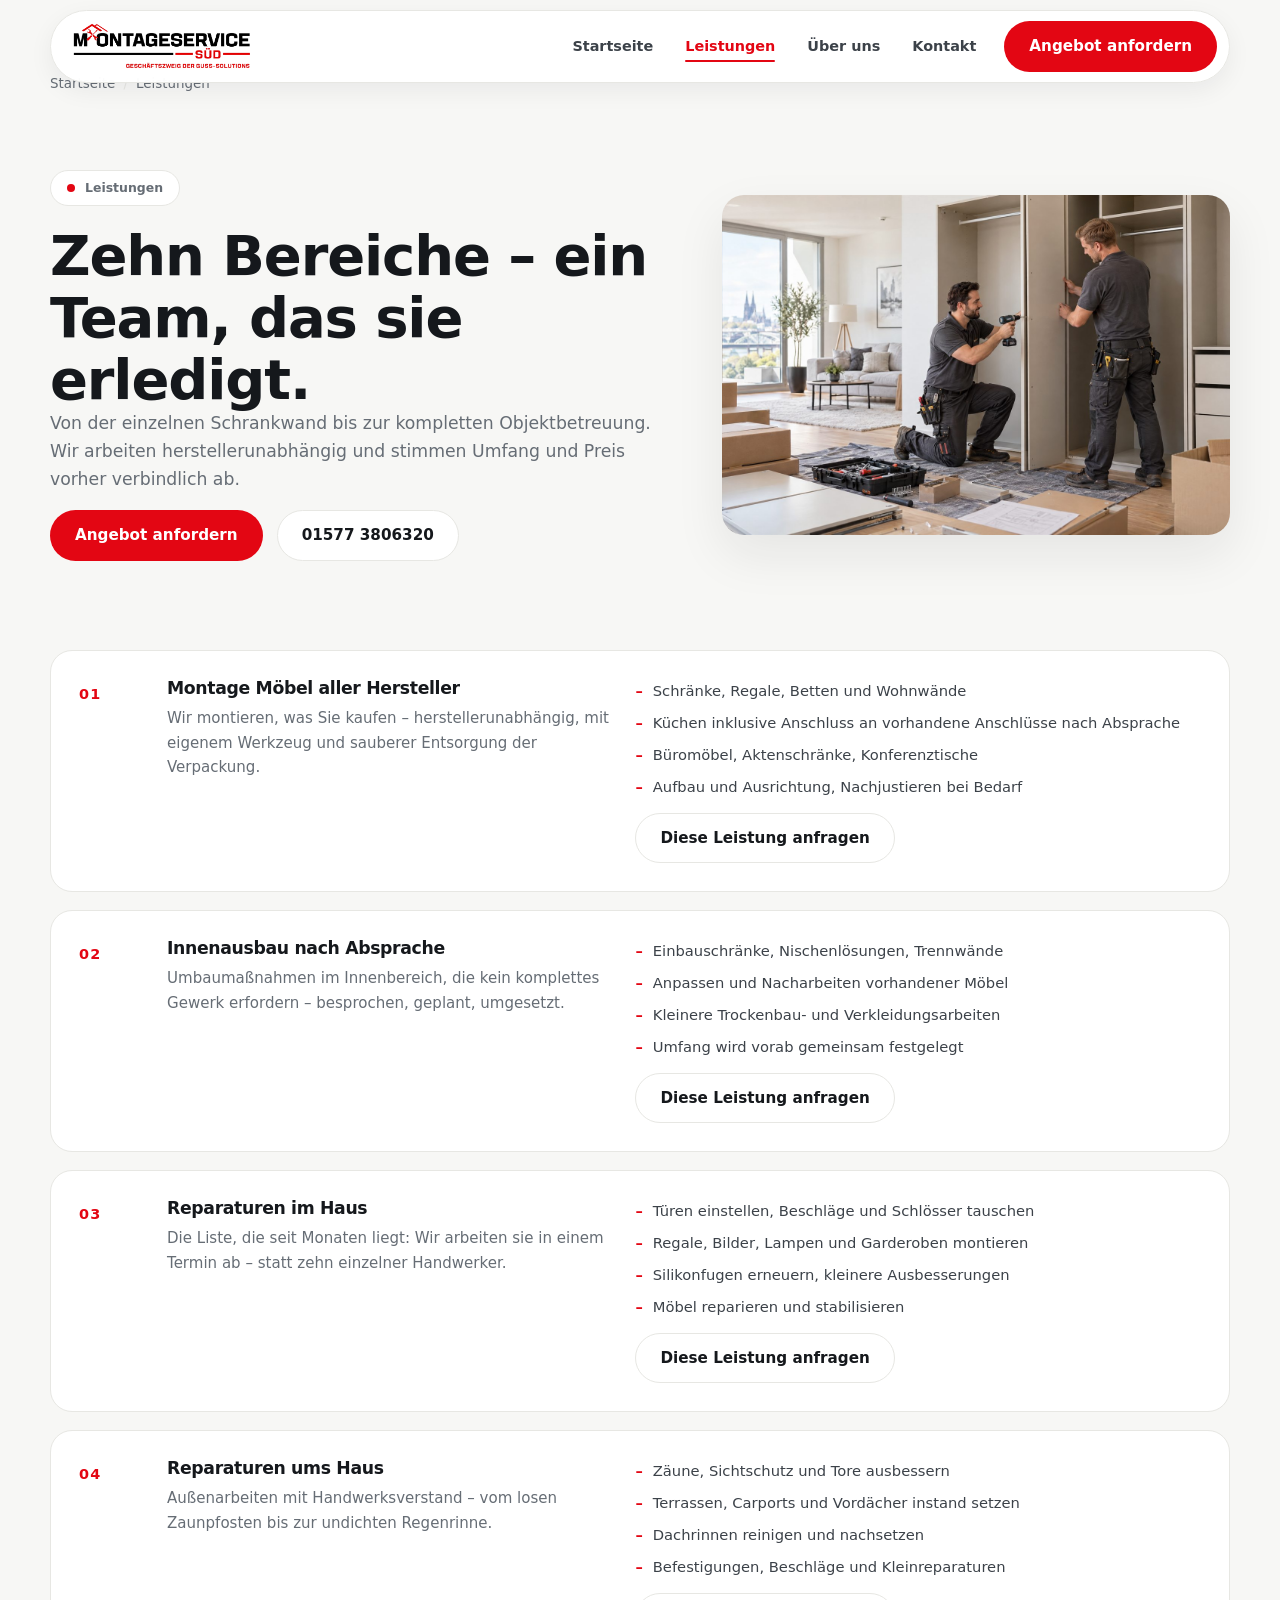
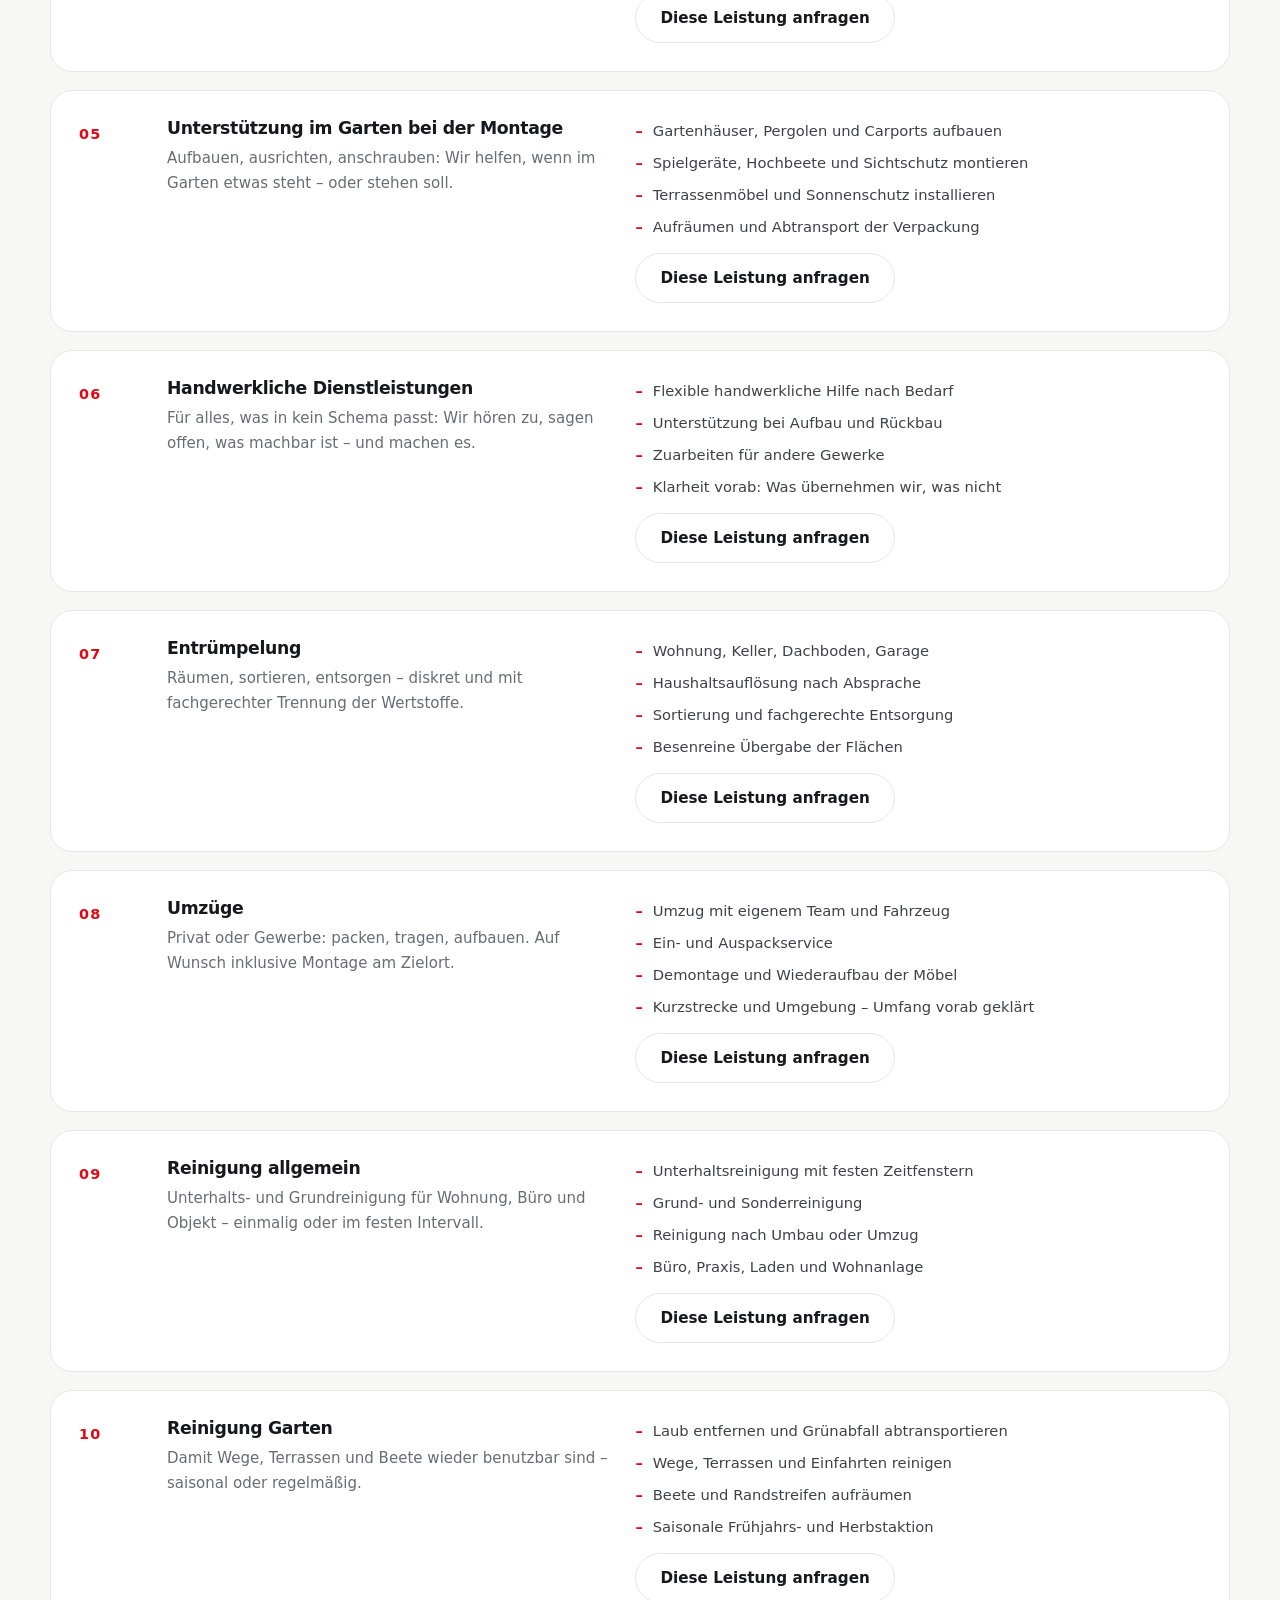
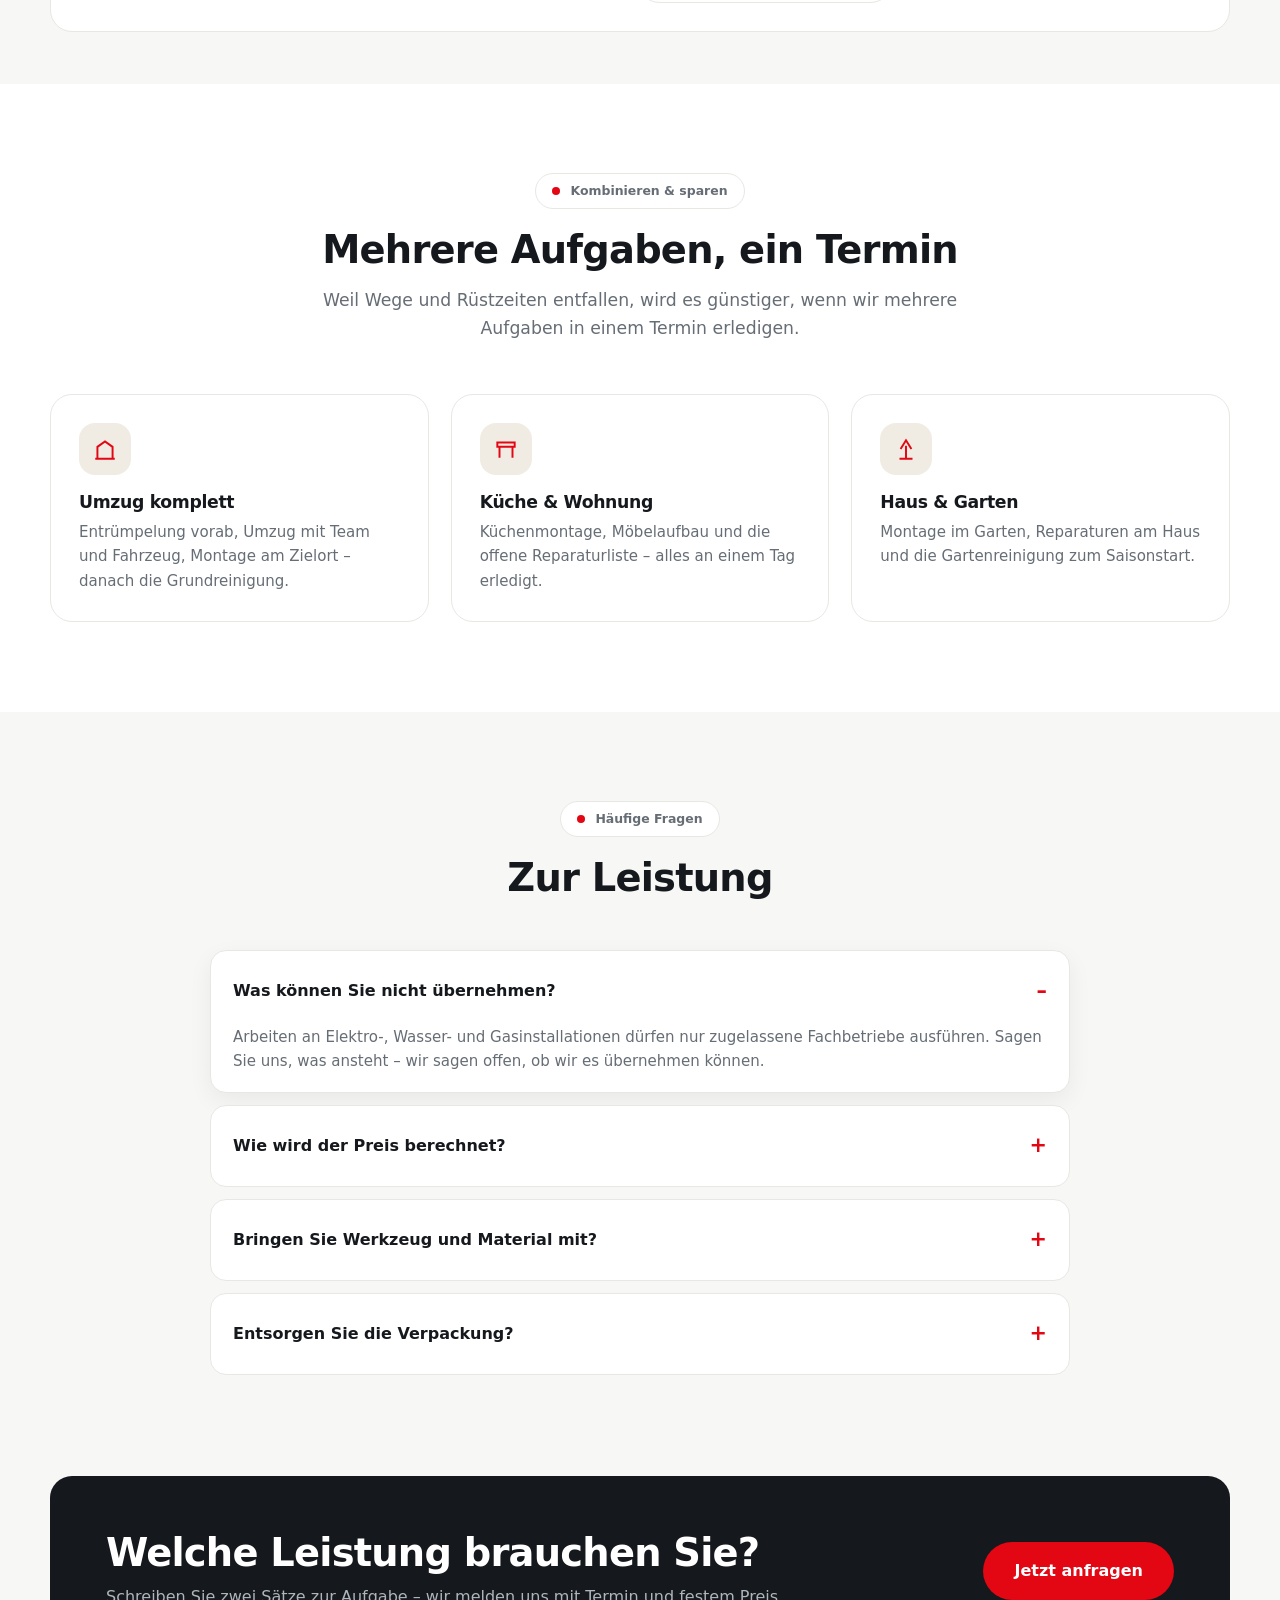
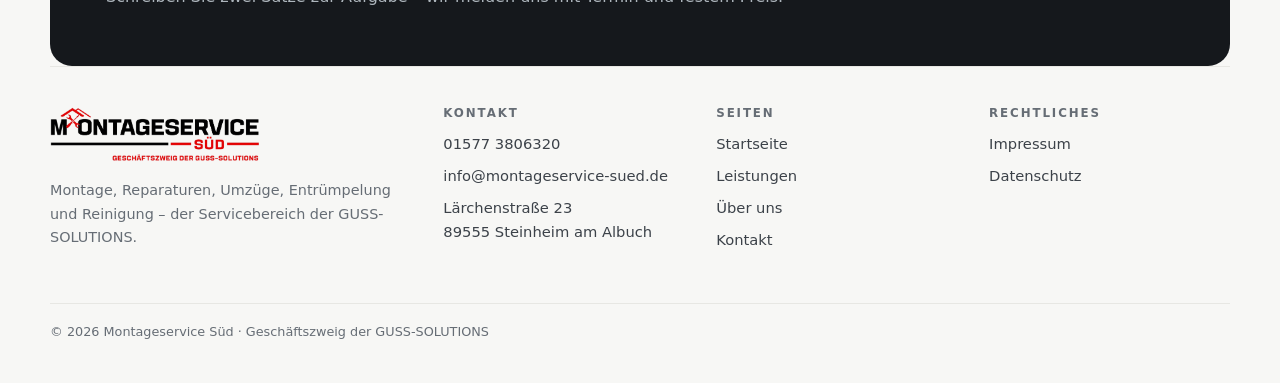
<file: leistungen.html>
<!doctype html>
<html lang="de">
<head>
<meta charset="utf-8">
<meta name="viewport" content="width=device-width, initial-scale=1, viewport-fit=cover">
<title>Leistungen | Montageservice Süd</title>
<meta name="description" content="Alle Leistungen von Montageservice Süd: Möbelmontage, Innenausbau, Reparaturen, Garten, handwerkliche Dienstleistungen, Entrümpelung, Umzüge und Reinigung.">
<link rel="icon" href="data:image/svg+xml,%3Csvg xmlns='http://www.w3.org/2000/svg' viewBox='0 0 64 64'%3E%3Crect width='64' height='64' rx='14' fill='%23f7f7f5'/%3E%3Cpath d='M8 30 32 12l24 18-3 4-21-16-21 16z' fill='%23e30613'/%3E%3Cpath d='M18 36h5v16h-5zM41 36h5v16h-5zM24 40h16v4H24z' fill='%2315181c'/%3E%3C/svg%3E">
<link rel="stylesheet" href="styles.css">
<script src="site.js" defer></script>
</head>
<body>
<a class="skip-link" href="#main">Zum Inhalt springen</a>

<header class="site-header">
  <div class="header-inner">
    <a class="brand" href="index.html" aria-label="Montageservice Süd Startseite">
      <img src="assets/ms-logo.png" alt="Montageservice Süd – Geschäftszweig der GUSS-SOLUTIONS">
    </a>
    <button class="menu-toggle" type="button" aria-expanded="false" aria-controls="main-navigation" aria-label="Navigation öffnen">
      <span></span><span></span><span></span>
    </button>
    <nav class="main-nav" id="main-navigation" aria-label="Hauptnavigation">
      <ul class="nav-list">
        <li><a class="nav-link" href="index.html">Startseite</a></li>
        <li><a class="nav-link" href="leistungen.html" aria-current="page">Leistungen</a></li>
        <li><a class="nav-link" href="ueber-uns.html">Über uns</a></li>
        <li><a class="nav-link" href="kontakt.html">Kontakt</a></li>
      </ul>
    </nav>
    <a class="button header-cta" href="kontakt.html">Angebot anfordern</a>
  </div>
</header>

<main id="main">

  <nav class="breadcrumb" aria-label="Brotkrumen">
    <a href="index.html">Startseite</a><span>Leistungen</span>
  </nav>

  <section class="page-hero">
    <div class="inner">
      <div class="reveal">
        <span class="kicker">Leistungen</span>
        <h1>Zehn Bereiche – ein Team, das sie erledigt.</h1>
        <p class="lead">Von der einzelnen Schrankwand bis zur kompletten Objektbetreuung. Wir arbeiten herstellerunabhängig und stimmen Umfang und Preis vorher verbindlich ab.</p>
        <div class="button-row">
          <a class="button" href="kontakt.html">Angebot anfordern</a>
          <a class="button button-soft" href="tel:+4915773806320">01577 3806320</a>
        </div>
      </div>
      <div class="page-hero-media reveal">
        <img src="assets/img-hero-team.jpg" alt="Monteure bei der Möbelmontage in einer Wohnung" loading="lazy" decoding="async">
      </div>
    </div>
  </section>

  <section class="section section-tight">
    <div class="wrap">
      <div class="service-list">

        <article class="service-item reveal" id="moebelmontage">
          <span class="no">01</span>
          <div>
            <h3>Montage Möbel aller Hersteller</h3>
            <p class="desc">Wir montieren, was Sie kaufen – herstellerunabhängig, mit eigenem Werkzeug und sauberer Entsorgung der Verpackung.</p>
          </div>
          <div>
            <ul>
              <li>Schränke, Regale, Betten und Wohnwände</li>
              <li>Küchen inklusive Anschluss an vorhandene Anschlüsse nach Absprache</li>
              <li>Büromöbel, Aktenschränke, Konferenztische</li>
              <li>Aufbau und Ausrichtung, Nachjustieren bei Bedarf</li>
            </ul>
            <p style="margin:14px 0 0"><a class="button button-soft" href="kontakt.html?leistung=Montage%20M%C3%B6bel%20aller%20Hersteller">Diese Leistung anfragen</a></p>
          </div>
        </article>

        <article class="service-item reveal" id="innenausbau">
          <span class="no">02</span>
          <div>
            <h3>Innenausbau nach Absprache</h3>
            <p class="desc">Umbaumaßnahmen im Innenbereich, die kein komplettes Gewerk erfordern – besprochen, geplant, umgesetzt.</p>
          </div>
          <div>
            <ul>
              <li>Einbauschränke, Nischenlösungen, Trennwände</li>
              <li>Anpassen und Nacharbeiten vorhandener Möbel</li>
              <li>Kleinere Trockenbau- und Verkleidungsarbeiten</li>
              <li>Umfang wird vorab gemeinsam festgelegt</li>
            </ul>
            <p style="margin:14px 0 0"><a class="button button-soft" href="kontakt.html?leistung=Innenausbau%20nach%20Absprache">Diese Leistung anfragen</a></p>
          </div>
        </article>

        <article class="service-item reveal" id="reparaturen-haus">
          <span class="no">03</span>
          <div>
            <h3>Reparaturen im Haus</h3>
            <p class="desc">Die Liste, die seit Monaten liegt: Wir arbeiten sie in einem Termin ab – statt zehn einzelner Handwerker.</p>
          </div>
          <div>
            <ul>
              <li>Türen einstellen, Beschläge und Schlösser tauschen</li>
              <li>Regale, Bilder, Lampen und Garderoben montieren</li>
              <li>Silikonfugen erneuern, kleinere Ausbesserungen</li>
              <li>Möbel reparieren und stabilisieren</li>
            </ul>
            <p style="margin:14px 0 0"><a class="button button-soft" href="kontakt.html?leistung=Reparaturen%20im%20Haus">Diese Leistung anfragen</a></p>
          </div>
        </article>

        <article class="service-item reveal" id="reparaturen-aussen">
          <span class="no">04</span>
          <div>
            <h3>Reparaturen ums Haus</h3>
            <p class="desc">Außenarbeiten mit Handwerksverstand – vom losen Zaunpfosten bis zur undichten Regenrinne.</p>
          </div>
          <div>
            <ul>
              <li>Zäune, Sichtschutz und Tore ausbessern</li>
              <li>Terrassen, Carports und Vordächer instand setzen</li>
              <li>Dachrinnen reinigen und nachsetzen</li>
              <li>Befestigungen, Beschläge und Kleinreparaturen</li>
            </ul>
            <p style="margin:14px 0 0"><a class="button button-soft" href="kontakt.html?leistung=Reparaturen%20ums%20Haus">Diese Leistung anfragen</a></p>
          </div>
        </article>

        <article class="service-item reveal" id="garten-montage">
          <span class="no">05</span>
          <div>
            <h3>Unterstützung im Garten bei der Montage</h3>
            <p class="desc">Aufbauen, ausrichten, anschrauben: Wir helfen, wenn im Garten etwas steht – oder stehen soll.</p>
          </div>
          <div>
            <ul>
              <li>Gartenhäuser, Pergolen und Carports aufbauen</li>
              <li>Spielgeräte, Hochbeete und Sichtschutz montieren</li>
              <li>Terrassenmöbel und Sonnenschutz installieren</li>
              <li>Aufräumen und Abtransport der Verpackung</li>
            </ul>
            <p style="margin:14px 0 0"><a class="button button-soft" href="kontakt.html?leistung=Unterst%C3%BCtzung%20im%20Garten">Diese Leistung anfragen</a></p>
          </div>
        </article>

        <article class="service-item reveal" id="handwerk">
          <span class="no">06</span>
          <div>
            <h3>Handwerkliche Dienstleistungen</h3>
            <p class="desc">Für alles, was in kein Schema passt: Wir hören zu, sagen offen, was machbar ist – und machen es.</p>
          </div>
          <div>
            <ul>
              <li>Flexible handwerkliche Hilfe nach Bedarf</li>
              <li>Unterstützung bei Aufbau und Rückbau</li>
              <li>Zuarbeiten für andere Gewerke</li>
              <li>Klarheit vorab: Was übernehmen wir, was nicht</li>
            </ul>
            <p style="margin:14px 0 0"><a class="button button-soft" href="kontakt.html?leistung=Handwerkliche%20Dienstleistungen">Diese Leistung anfragen</a></p>
          </div>
        </article>

        <article class="service-item reveal" id="entruempelung">
          <span class="no">07</span>
          <div>
            <h3>Entrümpelung</h3>
            <p class="desc">Räumen, sortieren, entsorgen – diskret und mit fachgerechter Trennung der Wertstoffe.</p>
          </div>
          <div>
            <ul>
              <li>Wohnung, Keller, Dachboden, Garage</li>
              <li>Haushaltsauflösung nach Absprache</li>
              <li>Sortierung und fachgerechte Entsorgung</li>
              <li>Besenreine Übergabe der Flächen</li>
            </ul>
            <p style="margin:14px 0 0"><a class="button button-soft" href="kontakt.html?leistung=Entr%C3%BCmpelung">Diese Leistung anfragen</a></p>
          </div>
        </article>

        <article class="service-item reveal" id="umzuege">
          <span class="no">08</span>
          <div>
            <h3>Umzüge</h3>
            <p class="desc">Privat oder Gewerbe: packen, tragen, aufbauen. Auf Wunsch inklusive Montage am Zielort.</p>
          </div>
          <div>
            <ul>
              <li>Umzug mit eigenem Team und Fahrzeug</li>
              <li>Ein- und Auspackservice</li>
              <li>Demontage und Wiederaufbau der Möbel</li>
              <li>Kurzstrecke und Umgebung – Umfang vorab geklärt</li>
            </ul>
            <p style="margin:14px 0 0"><a class="button button-soft" href="kontakt.html?leistung=Umz%C3%BCge">Diese Leistung anfragen</a></p>
          </div>
        </article>

        <article class="service-item reveal" id="reinigung">
          <span class="no">09</span>
          <div>
            <h3>Reinigung allgemein</h3>
            <p class="desc">Unterhalts- und Grundreinigung für Wohnung, Büro und Objekt – einmalig oder im festen Intervall.</p>
          </div>
          <div>
            <ul>
              <li>Unterhaltsreinigung mit festen Zeitfenstern</li>
              <li>Grund- und Sonderreinigung</li>
              <li>Reinigung nach Umbau oder Umzug</li>
              <li>Büro, Praxis, Laden und Wohnanlage</li>
            </ul>
            <p style="margin:14px 0 0"><a class="button button-soft" href="kontakt.html?leistung=Reinigung%20allgemein">Diese Leistung anfragen</a></p>
          </div>
        </article>

        <article class="service-item reveal" id="gartenreinigung">
          <span class="no">10</span>
          <div>
            <h3>Reinigung Garten</h3>
            <p class="desc">Damit Wege, Terrassen und Beete wieder benutzbar sind – saisonal oder regelmäßig.</p>
          </div>
          <div>
            <ul>
              <li>Laub entfernen und Grünabfall abtransportieren</li>
              <li>Wege, Terrassen und Einfahrten reinigen</li>
              <li>Beete und Randstreifen aufräumen</li>
              <li>Saisonale Frühjahrs- und Herbstaktion</li>
            </ul>
            <p style="margin:14px 0 0"><a class="button button-soft" href="kontakt.html?leistung=Reinigung%20Garten">Diese Leistung anfragen</a></p>
          </div>
        </article>

      </div>
    </div>
  </section>

  <section class="section section-white">
    <div class="wrap">
      <div class="section-head reveal">
        <span class="kicker">Kombinieren &amp; sparen</span>
        <h2>Mehrere Aufgaben, ein Termin</h2>
        <p class="lead">Weil Wege und Rüstzeiten entfallen, wird es günstiger, wenn wir mehrere Aufgaben in einem Termin erledigen.</p>
      </div>
      <div class="cards">
        <article class="card reveal">
          <div class="ico"><svg viewBox="0 0 24 24"><path d="M3 21h18M5 21V10l7-5 7 5v11"/></svg></div>
          <h3>Umzug komplett</h3>
          <p>Entrümpelung vorab, Umzug mit Team und Fahrzeug, Montage am Zielort – danach die Grundreinigung.</p>
        </article>
        <article class="card reveal">
          <div class="ico"><svg viewBox="0 0 24 24"><path d="M4 6h16v4H4zM6 10v10M18 10v10"/></svg></div>
          <h3>Küche &amp; Wohnung</h3>
          <p>Küchenmontage, Möbelaufbau und die offene Reparaturliste – alles an einem Tag erledigt.</p>
        </article>
        <article class="card reveal">
          <div class="ico"><svg viewBox="0 0 24 24"><path d="M12 21V9M7 12l5-8 5 8M6 21h12"/></svg></div>
          <h3>Haus &amp; Garten</h3>
          <p>Montage im Garten, Reparaturen am Haus und die Gartenreinigung zum Saisonstart.</p>
        </article>
      </div>
    </div>
  </section>

  <section class="section">
    <div class="wrap">
      <div class="section-head reveal">
        <span class="kicker">Häufige Fragen</span>
        <h2>Zur Leistung</h2>
      </div>
      <div class="faq">
        <details open><summary>Was können Sie nicht übernehmen?</summary><p>Arbeiten an Elektro-, Wasser- und Gasinstallationen dürfen nur zugelassene Fachbetriebe ausführen. Sagen Sie uns, was ansteht – wir sagen offen, ob wir es übernehmen können.</p></details>
        <details><summary>Wie wird der Preis berechnet?</summary><p>Nach Aufwand und Umfang. Nach einer kurzen Beschreibung – gerne mit Foto – oder einem Besichtigungstermin erhalten Sie einen festen Preis.</p></details>
        <details><summary>Bringen Sie Werkzeug und Material mit?</summary><p>Werkzeug und übliches Verbrauchsmaterial bringen wir mit. Spezialmaterial rechnen wir vorher mit Ihnen ab.</p></details>
        <details><summary>Entsorgen Sie die Verpackung?</summary><p>Ja, auf Wunsch nehmen wir Verpackung und Abfall mit und entsorgen fachgerecht.</p></details>
      </div>
    </div>
  </section>

  <div class="wrap">
    <section class="cta reveal">
      <div>
        <h2>Welche Leistung brauchen Sie?</h2>
        <p>Schreiben Sie zwei Sätze zur Aufgabe – wir melden uns mit Termin und festem Preis.</p>
      </div>
      <a class="button button-lg" href="kontakt.html">Jetzt anfragen</a>
    </section>
  </div>

</main>

<footer class="site-footer">
  <div class="footer-main">
    <div>
      <img class="footer-logo" src="assets/ms-logo.png" alt="Montageservice Süd" loading="lazy" decoding="async">
      <p class="footer-copy">Montage, Reparaturen, Umzüge, Entrümpelung und Reinigung – der Servicebereich der GUSS-SOLUTIONS.</p>
    </div>
    <div>
      <h2 class="footer-title">Kontakt</h2>
      <ul class="footer-links">
        <li><a href="tel:+4915773806320">01577 3806320</a></li>
        <li><a href="mailto:info@montageservice-sued.de">info@montageservice-sued.de</a></li>
        <li>Lärchenstraße 23<br>89555 Steinheim am Albuch</li>
      </ul>
    </div>
    <div>
      <h2 class="footer-title">Seiten</h2>
      <ul class="footer-links">
        <li><a href="index.html">Startseite</a></li>
        <li><a href="leistungen.html">Leistungen</a></li>
        <li><a href="ueber-uns.html">Über uns</a></li>
        <li><a href="kontakt.html">Kontakt</a></li>
      </ul>
    </div>
    <div>
      <h2 class="footer-title">Rechtliches</h2>
      <ul class="footer-links">
        <li><a href="impressum.html">Impressum</a></li>
        <li><a href="datenschutz.html">Datenschutz</a></li>
      </ul>
    </div>
  </div>
  <div class="footer-bottom">
    <span>© <span data-year>2026</span> Montageservice Süd · Geschäftszweig der GUSS-SOLUTIONS</span>
  </div>
</footer>

</body>
</html>
</file>
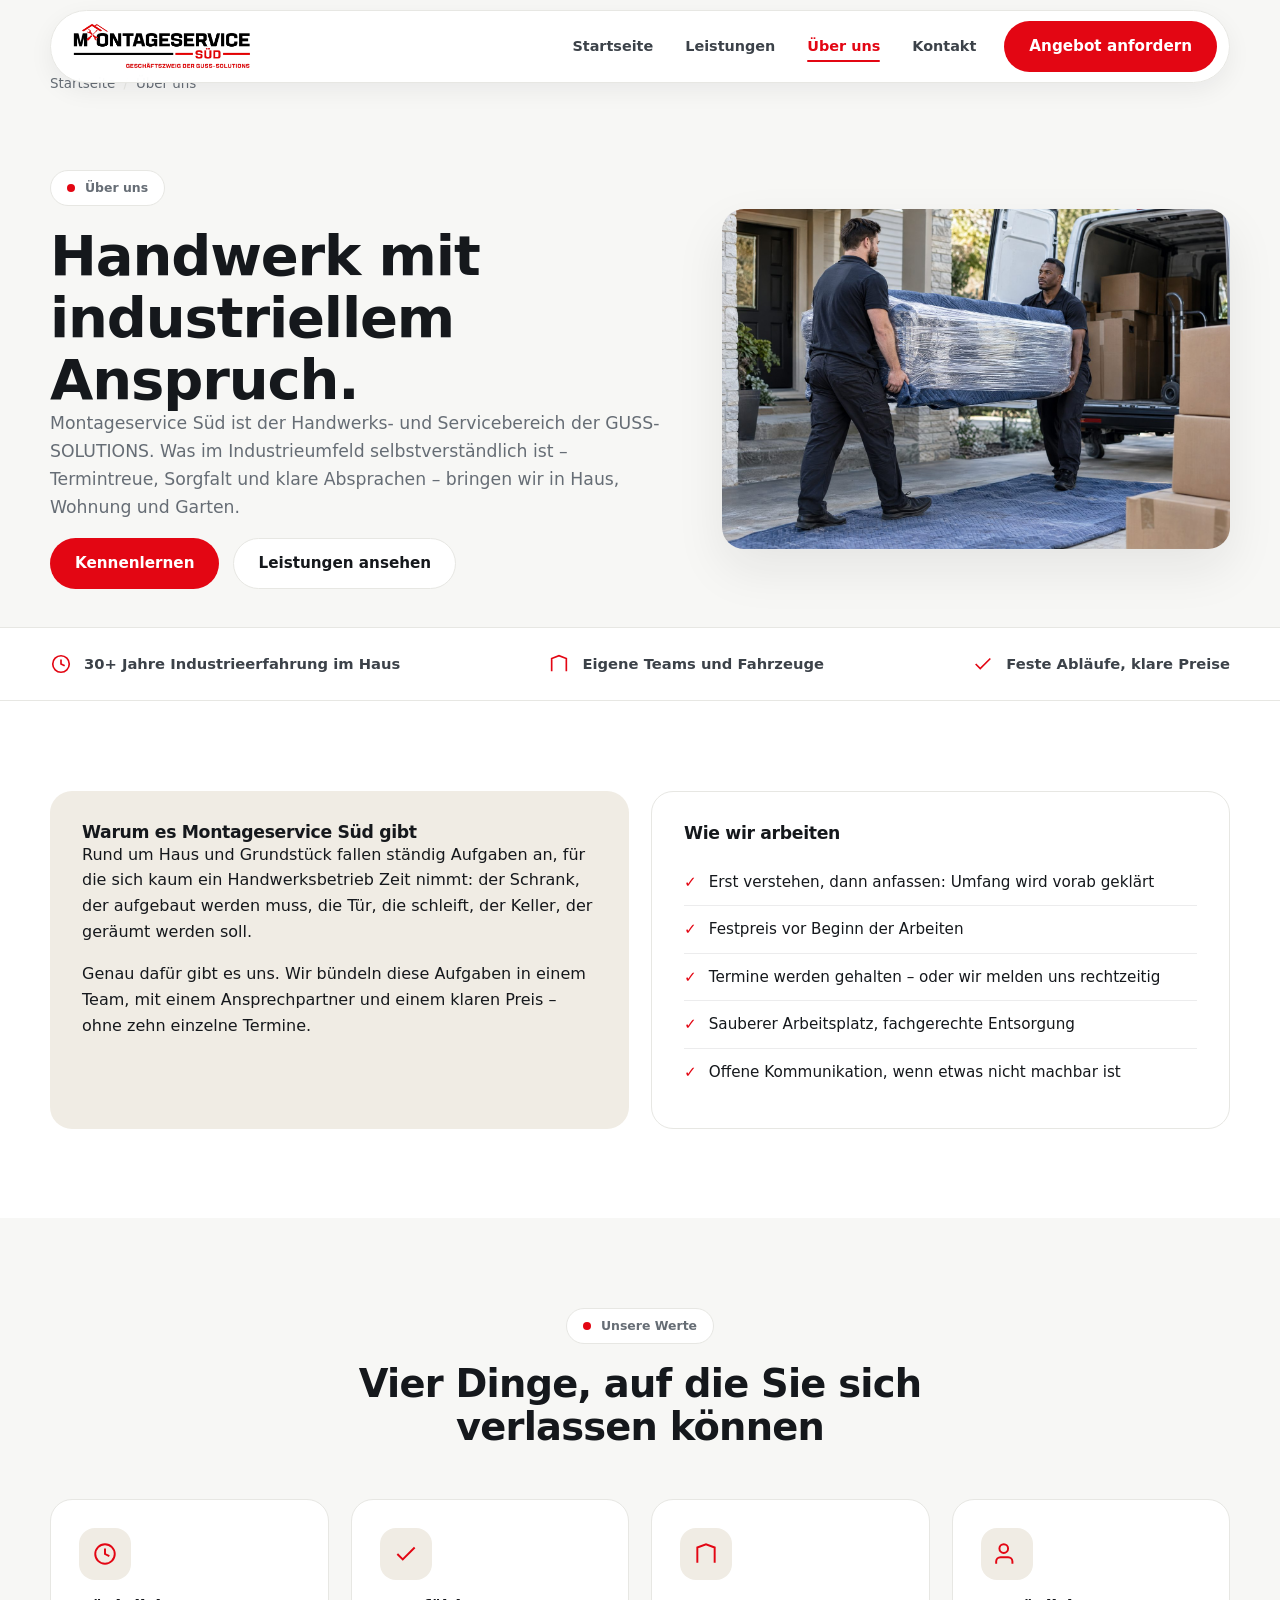
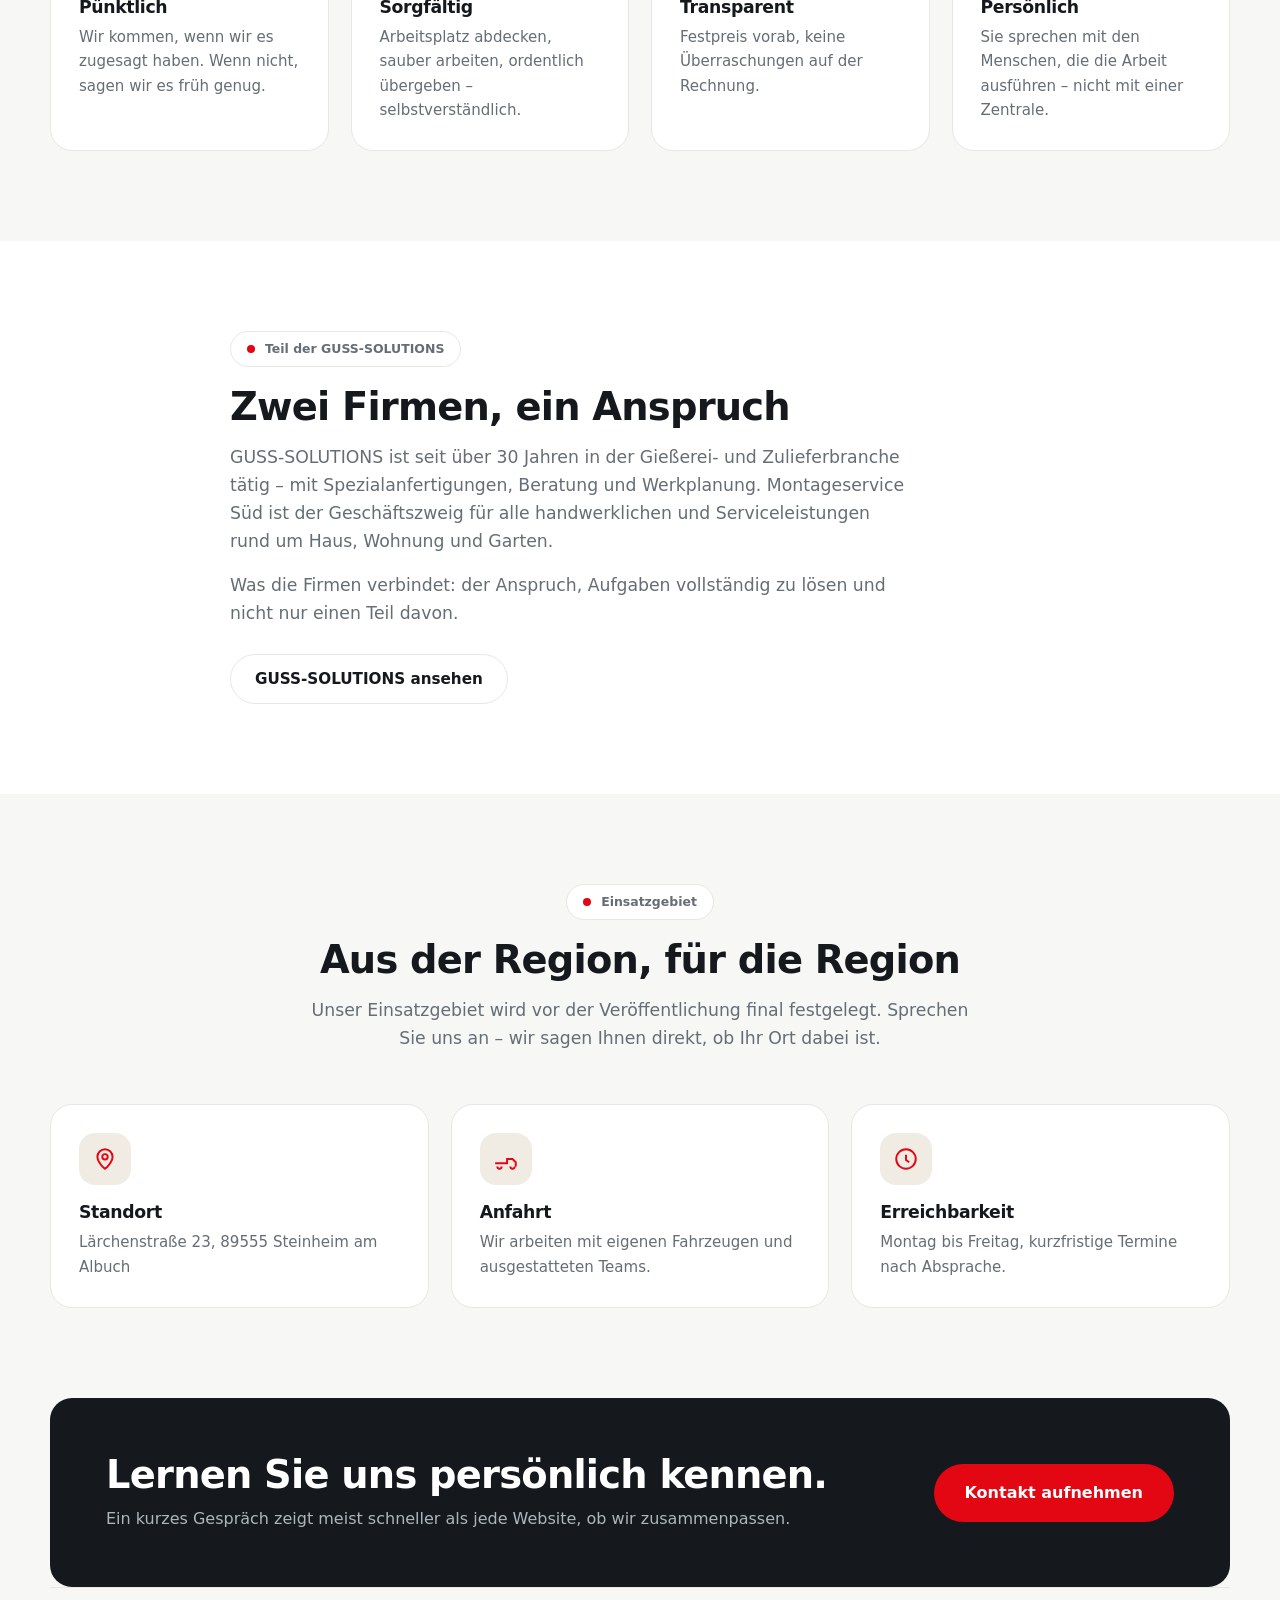
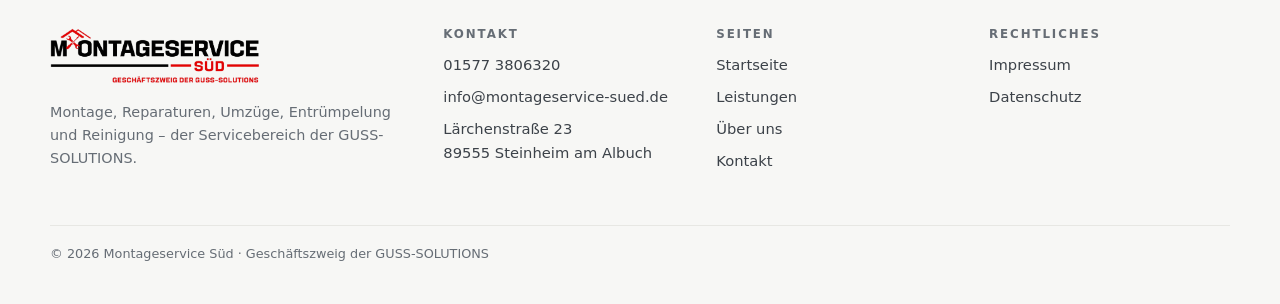
<file: ueber-uns.html>
<!doctype html>
<html lang="de">
<head>
<meta charset="utf-8">
<meta name="viewport" content="width=device-width, initial-scale=1, viewport-fit=cover">
<title>Über uns | Montageservice Süd</title>
<meta name="description" content="Montageservice Süd ist der Handwerks- und Servicebereich der GUSS-SOLUTIONS: Termintreue, Sorgfalt und klare Absprachen aus über 30 Jahren Industrieerfahrung.">
<link rel="icon" href="data:image/svg+xml,%3Csvg xmlns='http://www.w3.org/2000/svg' viewBox='0 0 64 64'%3E%3Crect width='64' height='64' rx='14' fill='%23f7f7f5'/%3E%3Cpath d='M8 30 32 12l24 18-3 4-21-16-21 16z' fill='%23e30613'/%3E%3Cpath d='M18 36h5v16h-5zM41 36h5v16h-5zM24 40h16v4H24z' fill='%2315181c'/%3E%3C/svg%3E">
<link rel="stylesheet" href="styles.css">
<script src="site.js" defer></script>
</head>
<body>
<a class="skip-link" href="#main">Zum Inhalt springen</a>

<header class="site-header">
  <div class="header-inner">
    <a class="brand" href="index.html" aria-label="Montageservice Süd Startseite">
      <img src="assets/ms-logo.png" alt="Montageservice Süd – Geschäftszweig der GUSS-SOLUTIONS">
    </a>
    <button class="menu-toggle" type="button" aria-expanded="false" aria-controls="main-navigation" aria-label="Navigation öffnen">
      <span></span><span></span><span></span>
    </button>
    <nav class="main-nav" id="main-navigation" aria-label="Hauptnavigation">
      <ul class="nav-list">
        <li><a class="nav-link" href="index.html">Startseite</a></li>
        <li><a class="nav-link" href="leistungen.html">Leistungen</a></li>
        <li><a class="nav-link" href="ueber-uns.html" aria-current="page">Über uns</a></li>
        <li><a class="nav-link" href="kontakt.html">Kontakt</a></li>
      </ul>
    </nav>
    <a class="button header-cta" href="kontakt.html">Angebot anfordern</a>
  </div>
</header>

<main id="main">

  <nav class="breadcrumb" aria-label="Brotkrumen">
    <a href="index.html">Startseite</a><span>Über uns</span>
  </nav>

  <section class="page-hero">
    <div class="inner">
      <div class="reveal">
        <span class="kicker">Über uns</span>
        <h1>Handwerk mit industriellem Anspruch.</h1>
        <p class="lead">Montageservice Süd ist der Handwerks- und Servicebereich der GUSS-SOLUTIONS. Was im Industrieumfeld selbstverständlich ist – Termintreue, Sorgfalt und klare Absprachen – bringen wir in Haus, Wohnung und Garten.</p>
        <div class="button-row">
          <a class="button" href="kontakt.html">Kennenlernen</a>
          <a class="button button-soft" href="leistungen.html">Leistungen ansehen</a>
        </div>
      </div>
      <div class="page-hero-media reveal">
        <img src="assets/img-umzug.jpg" alt="Team von Montageservice Süd bei einem Umzug" loading="lazy" decoding="async">
      </div>
    </div>
  </section>

  <div class="band">
    <div class="band-inner">
      <span class="band-item"><svg viewBox="0 0 24 24"><circle cx="12" cy="12" r="9"/><path d="M12 7v5l4 2"/></svg> 30+ Jahre Industrieerfahrung im Haus</span>
      <span class="band-item"><svg viewBox="0 0 24 24"><path d="M4 20V6l8-3 8 3v14"/></svg> Eigene Teams und Fahrzeuge</span>
      <span class="band-item"><svg viewBox="0 0 24 24"><path d="M20 6 9 17l-5-5"/></svg> Feste Abläufe, klare Preise</span>
    </div>
  </div>

  <section class="section section-white">
    <div class="wrap trust">
      <div class="trust-card reveal">
        <h3>Warum es Montageservice Süd gibt</h3>
        <p>Rund um Haus und Grundstück fallen ständig Aufgaben an, für die sich kaum ein Handwerksbetrieb Zeit nimmt: der Schrank, der aufgebaut werden muss, die Tür, die schleift, der Keller, der geräumt werden soll.</p>
        <p>Genau dafür gibt es uns. Wir bündeln diese Aufgaben in einem Team, mit einem Ansprechpartner und einem klaren Preis – ohne zehn einzelne Termine.</p>
      </div>
      <div class="trust-card white reveal">
        <h3>Wie wir arbeiten</h3>
        <ul>
          <li>Erst verstehen, dann anfassen: Umfang wird vorab geklärt</li>
          <li>Festpreis vor Beginn der Arbeiten</li>
          <li>Termine werden gehalten – oder wir melden uns rechtzeitig</li>
          <li>Sauberer Arbeitsplatz, fachgerechte Entsorgung</li>
          <li>Offene Kommunikation, wenn etwas nicht machbar ist</li>
        </ul>
      </div>
    </div>
  </section>

  <section class="section">
    <div class="wrap">
      <div class="section-head reveal">
        <span class="kicker">Unsere Werte</span>
        <h2>Vier Dinge, auf die Sie sich verlassen können</h2>
      </div>
      <div class="cards four">
        <article class="card reveal">
          <div class="ico"><svg viewBox="0 0 24 24"><circle cx="12" cy="12" r="9"/><path d="M12 7v5l4 2"/></svg></div>
          <h3>Pünktlich</h3>
          <p>Wir kommen, wenn wir es zugesagt haben. Wenn nicht, sagen wir es früh genug.</p>
        </article>
        <article class="card reveal">
          <div class="ico"><svg viewBox="0 0 24 24"><path d="M20 6 9 17l-5-5"/></svg></div>
          <h3>Sorgfältig</h3>
          <p>Arbeitsplatz abdecken, sauber arbeiten, ordentlich übergeben – selbstverständlich.</p>
        </article>
        <article class="card reveal">
          <div class="ico"><svg viewBox="0 0 24 24"><path d="M4 20V6l8-3 8 3v14"/></svg></div>
          <h3>Transparent</h3>
          <p>Festpreis vorab, keine Überraschungen auf der Rechnung.</p>
        </article>
        <article class="card reveal">
          <div class="ico"><svg viewBox="0 0 24 24"><circle cx="9" cy="7" r="4"/><path d="M17 21v-2a4 4 0 0 0-4-4H6a4 4 0 0 0-4 4v2"/></svg></div>
          <h3>Persönlich</h3>
          <p>Sie sprechen mit den Menschen, die die Arbeit ausführen – nicht mit einer Zentrale.</p>
        </article>
      </div>
    </div>
  </section>

  <section class="section section-white">
    <div class="wrap">
      <div class="wrap" style="max-width:820px;margin:0 auto">
        <div class="reveal">
          <span class="kicker">Teil der GUSS-SOLUTIONS</span>
          <h2 style="margin-bottom:1rem">Zwei Firmen, ein Anspruch</h2>
          <p class="lead" style="margin:0 0 1rem">GUSS-SOLUTIONS ist seit über 30 Jahren in der Gießerei- und Zulieferbranche tätig – mit Spezialanfertigungen, Beratung und Werkplanung. Montageservice Süd ist der Geschäftszweig für alle handwerklichen und Serviceleistungen rund um Haus, Wohnung und Garten.</p>
          <p class="lead" style="margin:0 0 1.6rem">Was die Firmen verbindet: der Anspruch, Aufgaben vollständig zu lösen und nicht nur einen Teil davon.</p>
          <a class="button button-soft" href="https://guss-solutions.de" target="_blank" rel="noopener">GUSS-SOLUTIONS ansehen</a>
        </div>
      </div>
    </div>
  </section>

  <section class="section">
    <div class="wrap">
      <div class="section-head reveal">
        <span class="kicker">Einsatzgebiet</span>
        <h2>Aus der Region, für die Region</h2>
        <p class="lead">Unser Einsatzgebiet wird vor der Veröffentlichung final festgelegt. Sprechen Sie uns an – wir sagen Ihnen direkt, ob Ihr Ort dabei ist.</p>
      </div>
      <div class="cards">
        <article class="card reveal">
          <div class="ico"><svg viewBox="0 0 24 24"><path d="M12 21s7-5.5 7-11a7 7 0 1 0-14 0c0 5.5 7 11 7 11z"/><circle cx="12" cy="10" r="2.5"/></svg></div>
          <h3>Standort</h3>
          <p>Lärchenstraße 23, 89555 Steinheim am Albuch</p>
        </article>
        <article class="card reveal">
          <div class="ico"><svg viewBox="0 0 24 24"><path d="M2 16h11v-4h5l3 3v4M4 19a2 2 0 1 0 4 0M16 19a2 2 0 1 0 4 0"/></svg></div>
          <h3>Anfahrt</h3>
          <p>Wir arbeiten mit eigenen Fahrzeugen und ausgestatteten Teams.</p>
        </article>
        <article class="card reveal">
          <div class="ico"><svg viewBox="0 0 24 24"><circle cx="12" cy="12" r="9"/><path d="M12 8v5l3 2"/></svg></div>
          <h3>Erreichbarkeit</h3>
          <p>Montag bis Freitag, kurzfristige Termine nach Absprache.</p>
        </article>
      </div>
    </div>
  </section>

  <div class="wrap">
    <section class="cta reveal">
      <div>
        <h2>Lernen Sie uns persönlich kennen.</h2>
        <p>Ein kurzes Gespräch zeigt meist schneller als jede Website, ob wir zusammenpassen.</p>
      </div>
      <a class="button button-lg" href="kontakt.html">Kontakt aufnehmen</a>
    </section>
  </div>

</main>

<footer class="site-footer">
  <div class="footer-main">
    <div>
      <img class="footer-logo" src="assets/ms-logo.png" alt="Montageservice Süd" loading="lazy" decoding="async">
      <p class="footer-copy">Montage, Reparaturen, Umzüge, Entrümpelung und Reinigung – der Servicebereich der GUSS-SOLUTIONS.</p>
    </div>
    <div>
      <h2 class="footer-title">Kontakt</h2>
      <ul class="footer-links">
        <li><a href="tel:+4915773806320">01577 3806320</a></li>
        <li><a href="mailto:info@montageservice-sued.de">info@montageservice-sued.de</a></li>
        <li>Lärchenstraße 23<br>89555 Steinheim am Albuch</li>
      </ul>
    </div>
    <div>
      <h2 class="footer-title">Seiten</h2>
      <ul class="footer-links">
        <li><a href="index.html">Startseite</a></li>
        <li><a href="leistungen.html">Leistungen</a></li>
        <li><a href="ueber-uns.html">Über uns</a></li>
        <li><a href="kontakt.html">Kontakt</a></li>
      </ul>
    </div>
    <div>
      <h2 class="footer-title">Rechtliches</h2>
      <ul class="footer-links">
        <li><a href="impressum.html">Impressum</a></li>
        <li><a href="datenschutz.html">Datenschutz</a></li>
      </ul>
    </div>
  </div>
  <div class="footer-bottom">
    <span>© <span data-year>2026</span> Montageservice Süd · Geschäftszweig der GUSS-SOLUTIONS</span>
  </div>
</footer>

</body>
</html>
</file>
<file: styles.css>
/* ==========================================================================
   Montageservice Süd – Prototyp
   Basis: Designentwurf 03 „Modern & Freundlich“
   ========================================================================== */

:root{
  --ink:#15181c;
  --ink-soft:#3c4249;
  --muted:#666d75;
  --line:#e7e7e3;
  --paper:#ffffff;
  --soft:#f7f7f5;
  --sand:#f0ece4;
  --red:#e30613;
  --red-dark:#c00511;
  --green:#0f7a4a;
  --radius:22px;
  --radius-sm:14px;
  --shadow:0 20px 50px rgba(21,24,28,.08);
  --shadow-sm:0 8px 24px rgba(21,24,28,.06);
  --content:min(1180px, calc(100vw - 40px));
}

*,*::before,*::after{box-sizing:border-box}

html{scroll-behavior:smooth}

body{
  margin:0;
  background:var(--soft);
  color:var(--ink);
  font-family:Inter,ui-sans-serif,system-ui,-apple-system,"Segoe UI",sans-serif;
  font-size:16px;
  line-height:1.62;
  -webkit-font-smoothing:antialiased;
}

img{max-width:100%;display:block}
a{color:inherit}
button,input,select,textarea{font:inherit}

h1,h2,h3,h4{margin:0;line-height:1.1;letter-spacing:-.02em}
h1{font-size:clamp(2.1rem,4.4vw,3.5rem);font-weight:800}
h2{font-size:clamp(1.6rem,3vw,2.4rem);font-weight:800}
h3{font-size:1.08rem;font-weight:800}
h4{font-size:.98rem;font-weight:800}
p{margin:0 0 1rem}

.wrap{width:var(--content);margin:0 auto}
.section{padding:clamp(56px,7vw,104px) 0}
.section-tight{padding:clamp(34px,4vw,56px) 0}
.section-white{background:var(--paper)}
.section-head{text-align:center;max-width:740px;margin:0 auto clamp(34px,4vw,56px)}
.section-head.left{text-align:left;margin-left:0}
.lead{color:var(--muted);font-size:1.08rem;max-width:62ch}
.section-head .lead{margin:1rem auto 0}
.section-head.left .lead{margin-left:0}
.center{text-align:center}

.kicker{
  display:inline-flex;align-items:center;gap:10px;
  background:#fff;border:1px solid var(--line);border-radius:999px;
  padding:7px 16px;font-size:.78rem;font-weight:700;color:var(--muted);margin:0 0 1.2rem;
}
.kicker::before{content:"";width:8px;height:8px;border-radius:50%;background:var(--red);flex:0 0 auto}
.kicker.on-dark{background:rgba(255,255,255,.1);border-color:rgba(255,255,255,.22);color:#cfd4d9}

.skip-link{position:absolute;left:-9999px;top:0;background:var(--ink);color:#fff;padding:12px 18px;z-index:100}
.skip-link:focus{left:16px;top:16px}

/* ---------- Header ---------- */
.site-header{position:sticky;top:14px;z-index:50}
.header-inner{
  width:var(--content);margin:0 auto;
  background:rgba(255,255,255,.94);backdrop-filter:blur(14px);
  border:1px solid var(--line);border-radius:999px;
  padding:10px 12px 10px 22px;display:flex;align-items:center;gap:22px;
  box-shadow:var(--shadow-sm);
}
.brand{display:inline-flex;align-items:center}
.brand img{width:178px;height:auto}
.main-nav{margin-left:auto}
.nav-list{display:flex;gap:20px;list-style:none;margin:0;padding:0}
.nav-link{
  text-decoration:none;font-size:.9rem;font-weight:600;color:var(--ink-soft);
  padding:10px 6px;border-radius:999px;position:relative;white-space:nowrap;
}
.nav-link:hover{color:var(--red)}
.nav-link[aria-current="page"]{color:var(--red)}
.nav-link[aria-current="page"]::after{
  content:"";position:absolute;left:6px;right:6px;bottom:2px;height:2px;background:var(--red);border-radius:2px;
}
.menu-toggle{
  display:none;width:46px;height:46px;margin-left:auto;
  border:1px solid var(--line);border-radius:999px;background:#fff;cursor:pointer;
  align-items:center;justify-content:center;flex-direction:column;gap:5px;padding:0;
}
.menu-toggle span{display:block;width:18px;height:2px;background:var(--ink);border-radius:2px;transition:transform .2s,opacity .2s}
.menu-toggle[aria-expanded="true"] span:nth-child(1){transform:translateY(7px) rotate(45deg)}
.menu-toggle[aria-expanded="true"] span:nth-child(2){opacity:0}
.menu-toggle[aria-expanded="true"] span:nth-child(3){transform:translateY(-7px) rotate(-45deg)}

/* ---------- Buttons ---------- */
.button{
  display:inline-flex;align-items:center;justify-content:center;gap:10px;
  min-height:48px;padding:12px 24px;border-radius:999px;
  background:var(--red);color:#fff;text-decoration:none;font-weight:700;font-size:.95rem;
  border:1px solid transparent;cursor:pointer;
  transition:background .2s,transform .2s,box-shadow .2s,color .2s,border-color .2s;
}
.button:hover{background:var(--red-dark);transform:translateY(-1px);box-shadow:0 12px 26px rgba(227,6,19,.24)}
.button:active{transform:translateY(0)}
.button-soft{background:#fff;color:var(--ink);border-color:var(--line)}
.button-soft:hover{background:#fff;color:var(--red);border-color:var(--red);box-shadow:var(--shadow-sm)}
.button-dark{background:var(--ink)}
.button-dark:hover{background:#000;box-shadow:0 12px 26px rgba(21,24,28,.25)}
.button-lg{min-height:56px;padding:15px 30px;font-size:1rem}
.button-block{width:100%}
.button-row{display:flex;gap:14px;flex-wrap:wrap}

:focus-visible{outline:3px solid rgba(227,6,19,.35);outline-offset:3px;border-radius:6px}

  /* Hero */
  .hero{padding:clamp(56px,7vw,96px) 0 0}
  .hero-inner{width:var(--content);margin:0 auto;text-align:center}
  .hero h1{max-width:20ch;margin:0 auto}
  .hero .lead{margin:1.3rem auto 0;text-align:center}
  .hero-actions{display:flex;gap:14px;justify-content:center;flex-wrap:wrap;margin:2rem 0 2.6rem}
  .hero-media{position:relative;border-radius:var(--radius);overflow:hidden;box-shadow:var(--shadow)}
  .hero-media img{width:100%;height:clamp(280px,46vw,520px);object-fit:cover}
  .hero-chips{position:absolute;left:22px;bottom:22px;display:flex;gap:10px;flex-wrap:wrap}
  .chip{background:rgba(255,255,255,.94);border-radius:999px;padding:9px 16px;font-size:.82rem;font-weight:700;box-shadow:var(--shadow-sm)}


/* ---------- Band / Trust ---------- */
.band{background:#fff;border-top:1px solid var(--line);border-bottom:1px solid var(--line);padding:24px 0}
.band-inner{width:var(--content);margin:0 auto;display:flex;gap:30px;flex-wrap:wrap;align-items:center;justify-content:space-between}
.band-item{display:flex;align-items:center;gap:12px;font-weight:700;font-size:.92rem;color:var(--ink-soft)}
.band-item svg{width:22px;height:22px;stroke:var(--red);fill:none;stroke-width:1.8;flex:0 0 auto}

/* ---------- Cards ---------- */
.cards{display:grid;grid-template-columns:repeat(3,1fr);gap:22px}
.cards.two{grid-template-columns:repeat(2,1fr)}
.cards.four{grid-template-columns:repeat(4,1fr)}
.card{
  background:#fff;border:1px solid var(--line);border-radius:var(--radius);padding:28px;
  transition:transform .2s,box-shadow .2s,border-color .2s;display:flex;flex-direction:column;
}
.card:hover{transform:translateY(-4px);box-shadow:var(--shadow);border-color:#dcdcd6}
.card .ico{width:52px;height:52px;border-radius:16px;background:var(--sand);display:grid;place-items:center;margin-bottom:18px;flex:0 0 auto}
.card .ico svg{width:26px;height:26px;stroke:var(--red);fill:none;stroke-width:1.8}
.card p{color:var(--muted);font-size:.94rem;margin:.5rem 0 0}
.card .more{margin-top:auto;padding-top:16px;font-weight:700;font-size:.88rem;color:var(--red);text-decoration:none;display:inline-flex;align-items:center;gap:8px}
.card .more::after{content:"→";transition:transform .2s}
.card:hover .more::after{transform:translateX(4px)}
a.card{text-decoration:none}

/* ---------- Photo-Karten ---------- */
.photos{display:grid;grid-template-columns:repeat(3,1fr);gap:22px}
.photo{background:#fff;border-radius:var(--radius);overflow:hidden;border:1px solid var(--line);display:flex;flex-direction:column}
.photo img{height:200px;object-fit:cover;width:100%}
.photo .body{padding:24px}
.photo ul{margin:12px 0 0;padding-left:1.1rem;color:var(--muted);font-size:.92rem}
.photo li{margin-bottom:.3rem}

/* ---------- Schritte ---------- */
.steps{display:grid;grid-template-columns:repeat(4,1fr);gap:20px}
.step{background:#fff;border:1px solid var(--line);border-radius:var(--radius);padding:26px;position:relative}
.step .badge{display:inline-grid;place-items:center;width:42px;height:42px;border-radius:50%;background:var(--red);color:#fff;font-weight:800;font-size:.92rem;margin-bottom:16px}
.step h3{margin-bottom:.45rem}
.step p{color:var(--muted);font-size:.93rem;margin:0}

/* ---------- Trust ---------- */
.trust{display:grid;grid-template-columns:1fr 1fr;gap:22px}
.trust-card{background:var(--sand);border-radius:var(--radius);padding:32px}
.trust-card.white{background:#fff;border:1px solid var(--line)}
.trust-card ul{list-style:none;margin:16px 0 0;padding:0}
.trust-card li{display:flex;gap:12px;padding:11px 0;border-bottom:1px solid rgba(21,24,28,.08);font-size:.95rem}
.trust-card li:last-child{border-bottom:0}
.trust-card li::before{content:"✓";color:var(--red);font-weight:800;flex:0 0 auto}

/* ---------- FAQ ---------- */
.faq{max-width:860px;margin:0 auto}
details{background:#fff;border:1px solid var(--line);border-radius:16px;padding:18px 22px;margin-bottom:12px;transition:box-shadow .2s}
details[open]{box-shadow:var(--shadow-sm)}
summary{cursor:pointer;font-weight:700;list-style:none;display:flex;justify-content:space-between;gap:16px;align-items:center}
summary::-webkit-details-marker{display:none}
summary::after{content:"+";color:var(--red);font-weight:800;font-size:1.3rem;line-height:1}
details[open] summary::after{content:"–"}
details p{margin:12px 0 0;color:var(--muted);font-size:.94rem}
details p:last-child{margin-bottom:0}

/* ---------- Unterseiten ---------- */
.page-hero{padding:clamp(36px,4.5vw,64px) 0 clamp(28px,3vw,44px)}
.page-hero .inner{width:var(--content);margin:0 auto;display:grid;grid-template-columns:1.1fr .9fr;gap:clamp(26px,4vw,56px);align-items:center}
.page-hero h1{max-width:22ch}
.breadcrumb{width:var(--content);margin:0 auto 18px;font-size:.84rem;color:var(--muted);display:flex;gap:8px;flex-wrap:wrap}
.breadcrumb a{text-decoration:none;color:var(--muted)}
.breadcrumb a:hover{color:var(--red)}
.breadcrumb span::before{content:"/";margin-right:8px;color:var(--line)}
.page-hero-media{border-radius:var(--radius);overflow:hidden;box-shadow:var(--shadow)}
.page-hero-media img{width:100%;height:clamp(220px,30vw,340px);object-fit:cover}

/* ---------- Leistungs-Details ---------- */
.service-list{display:grid;gap:18px}
.service-item{
  background:#fff;border:1px solid var(--line);border-radius:var(--radius);
  padding:28px;display:grid;grid-template-columns:64px 1.1fr 1.4fr;gap:24px;align-items:start;
}
.service-item .no{font-weight:800;color:var(--red);font-size:.9rem;letter-spacing:.08em;padding-top:4px}
.service-item h3{margin-bottom:.5rem}
.service-item .desc{color:var(--muted);font-size:.94rem;margin:0}
.service-item ul{margin:0;padding:0;list-style:none;display:grid;gap:8px}
.service-item ul li{display:flex;gap:10px;font-size:.92rem;color:var(--ink-soft)}
.service-item ul li::before{content:"–";color:var(--red);font-weight:800}
.service-item.highlight{border-color:var(--red);box-shadow:0 12px 32px rgba(227,6,19,.08)}

/* ---------- Formular ---------- */
.contact-grid{display:grid;grid-template-columns:.9fr 1.1fr;gap:26px;align-items:start}
.contact-info{background:var(--ink);color:#fff;border-radius:var(--radius);padding:34px}
.contact-info h2{color:#fff}
.contact-info ul{list-style:none;margin:22px 0 0;padding:0}
.contact-info li{padding:14px 0;border-bottom:1px solid rgba(255,255,255,.14)}
.contact-info li:last-child{border-bottom:0}
.contact-info .label{display:block;font-size:.72rem;letter-spacing:.14em;text-transform:uppercase;color:#98a1a9;margin-bottom:3px}
.contact-info a{text-decoration:none;font-weight:700}
.contact-info a:hover{color:var(--red)}

.form-card{background:#fff;border:1px solid var(--line);border-radius:var(--radius);padding:34px}
.form{display:grid;grid-template-columns:1fr 1fr;gap:16px}
.form .full{grid-column:1/-1}
.field{display:flex;flex-direction:column}
label{display:block;font-size:.78rem;font-weight:700;color:var(--muted);margin-bottom:6px}
label .req{color:var(--red)}
input,select,textarea{
  width:100%;padding:13px 16px;border:1px solid var(--line);border-radius:var(--radius-sm);
  background:#fcfcfb;font:inherit;color:var(--ink);transition:border-color .2s,box-shadow .2s,background .2s;
}
input:focus,select:focus,textarea:focus{outline:none;border-color:var(--red);background:#fff;box-shadow:0 0 0 4px rgba(227,6,19,.12)}
textarea{resize:vertical;min-height:120px}
.checkbox{display:flex;gap:12px;align-items:flex-start;font-size:.88rem;color:var(--muted)}
.checkbox input{width:20px;height:20px;flex:0 0 auto;margin-top:2px;accent-color:var(--red)}
.field-error{color:var(--red);font-size:.8rem;font-weight:600;margin-top:5px;display:none}
.field.invalid input,.field.invalid select,.field.invalid textarea{border-color:var(--red);background:#fff5f5}
.field.invalid .field-error{display:block}
.form-note{font-size:.78rem;color:var(--muted);margin:14px 0 0}
.form-status{
  display:none;margin-top:18px;padding:16px 18px;border-radius:var(--radius-sm);
  background:#eef7f2;border:1px solid #bfe3d2;color:#0b5c38;font-weight:600;font-size:.92rem;
}
.form-status.visible{display:block}

/* ---------- CTA ---------- */
.cta{background:var(--ink);color:#fff;border-radius:var(--radius);padding:clamp(34px,5vw,56px);
  display:flex;align-items:center;justify-content:space-between;gap:28px;flex-wrap:wrap}
.cta h2{color:#fff}
.cta p{color:#aeb6bd;margin:.6rem 0 0}
.cta.red{background:linear-gradient(120deg,var(--red),#9d040d)}
.cta.red p{color:rgba(255,255,255,.88)}

/* ---------- Footer ---------- */
.site-footer{background:var(--soft);padding:0 0 40px}
.footer-main{width:var(--content);margin:0 auto;border-top:1px solid var(--line);padding-top:40px;
  display:grid;grid-template-columns:1.5fr 1fr 1fr 1fr;gap:32px}
.footer-logo{width:210px}
.footer-copy{color:var(--muted);font-size:.9rem;margin-top:16px;max-width:38ch}
.footer-title{font-size:.74rem;letter-spacing:.16em;text-transform:uppercase;color:var(--muted);margin:0 0 12px}
.footer-links{list-style:none;margin:0;padding:0;font-size:.92rem;color:var(--ink-soft)}
.footer-links li{margin-bottom:.5rem}
.footer-links a{text-decoration:none}
.footer-links a:hover{color:var(--red)}
.footer-bottom{width:var(--content);margin:38px auto 0;padding-top:18px;border-top:1px solid var(--line);
  display:flex;justify-content:space-between;gap:16px;flex-wrap:wrap;color:var(--muted);font-size:.8rem}
.footer-bottom a{text-decoration:none}
.footer-bottom a:hover{color:var(--red)}

/* ---------- Rechtstexte ---------- */
.prose{max-width:820px;margin:0 auto;background:#fff;border:1px solid var(--line);border-radius:var(--radius);padding:clamp(26px,4vw,44px)}
.prose h2{margin-top:2rem;font-size:1.35rem}
.prose h2:first-child{margin-top:0}
.prose h3{margin-top:1.4rem}
.prose p,.prose li{color:var(--ink-soft);font-size:.96rem}
.prose ul{padding-left:1.1rem}
.prose .hint{background:var(--soft);border-left:3px solid var(--red);padding:14px 18px;border-radius:8px;font-size:.9rem;color:var(--muted)}

/* ---------- Prototyp-Hinweis ---------- */
.proto-note{
  background:#fff8e6;border:1px solid #f0dca8;color:#6b5300;border-radius:var(--radius-sm);
  padding:12px 18px;font-size:.86rem;font-weight:600;width:var(--content);margin:14px auto 0;
}

/* ---------- Scroll-Reveal ---------- */
.reveal{opacity:0;transform:translateY(18px);transition:opacity .6s ease,transform .6s ease}
.reveal.in{opacity:1;transform:none}

@media (prefers-reduced-motion:reduce){
  *{animation-duration:.001ms !important;animation-iteration-count:1 !important;transition-duration:.001ms !important}
  .reveal{opacity:1;transform:none}
}

/* ---------- Responsive ---------- */
@media (max-width:1080px){
  .cards,.cards.four{grid-template-columns:repeat(2,1fr)}
  .steps{grid-template-columns:repeat(2,1fr)}
  .footer-main{grid-template-columns:1fr 1fr}
}
@media (max-width:960px){
  .page-hero .inner,.contact-grid,.trust{grid-template-columns:1fr}
  .nav-list{display:none}
  .menu-toggle{display:flex}
  .header-inner{border-radius:26px;padding:12px 16px;flex-wrap:wrap}
  .main-nav{display:none;width:100%;order:5;margin:8px 0 0}
  .main-nav.open{display:block}
  .nav-list{display:block;margin:0;padding:0}
  .nav-list li{border-top:1px solid var(--line)}
  .nav-link{display:block;padding:14px 4px}
  .nav-link[aria-current="page"]::after{display:none}
  .header-cta{margin-left:auto}
  .photos{grid-template-columns:1fr 1fr}
  .service-item{grid-template-columns:44px 1fr;gap:16px}
  .service-item ul{grid-column:2}
}
@media (max-width:660px){
  .cards,.cards.four,.photos,.steps,.form,.footer-main{grid-template-columns:1fr}
  .brand img{width:152px}
}

/* ---------- Werbefilm ---------- */
.video-frame{margin:0 auto;max-width:1080px;background:#0d1014;border:1px solid var(--line);
  border-radius:var(--radius);overflow:hidden;box-shadow:var(--shadow)}
.video-frame video{display:block;width:100%;height:auto;aspect-ratio:16/9;background:#0d1014}
.video-frame a{color:#fff}

/* ---------- Zusätzliche Anpassung an Tablet und Handy ---------- */
.form .form-status.error{background:#fdecec;color:#a1140f}
.form button[disabled]{opacity:.65;cursor:progress}
@media (max-width:1080px){
  .video-frame{max-width:100%}
  .contact-grid{gap:22px}
}
@media (max-width:960px){
  .section{padding:clamp(44px,6vw,72px) 0}
  .section-head{max-width:100%}
  .form-card{padding:26px}
  .contact-info{padding:28px}
  .video-frame{border-radius:20px}
}
@media (max-width:660px){
  .form-card{padding:20px}
  .contact-info{padding:22px}
  .form-status{padding:14px}
  .video-frame{border-radius:16px}
  .hero-actions{width:100%}
  .hero-actions .button{width:100%;justify-content:center}
}
@media (max-width:420px){
  .form-card{padding:16px}
  .card{padding:22px}
  .video-frame{border-radius:12px}
}

/* ---------- Intro beim Öffnen der Startseite ---------- */
.site-intro{position:fixed;inset:0;z-index:9999;display:grid;place-items:center;overflow:hidden;
  background:radial-gradient(120% 90% at 50% 40%,#ffffff 0%,#f8f8f6 55%,#eeece6 100%);
  animation:introOut .5s ease 2.95s forwards}
.site-intro::before{content:"";position:absolute;width:min(820px,92vw);aspect-ratio:1;border-radius:50%;
  background:radial-gradient(circle,rgba(227,6,19,.13) 0%,rgba(227,6,19,0) 62%);
  animation:introHalo 3s ease-out both}
.site-intro::after{content:"";position:absolute;inset:0;opacity:.06;
  background-image:radial-gradient(#15181c 1px,transparent 1px);background-size:26px 26px;
  -webkit-mask-image:radial-gradient(92% 72% at 50% 46%,#000 18%,transparent 78%);
  mask-image:radial-gradient(92% 72% at 50% 46%,#000 18%,transparent 78%);
  animation:introGrid 3s ease-out both}
.intro-inner{position:relative;text-align:center;padding:24px}
.intro-logo{position:relative;display:inline-block;border-radius:20px;background:#fff;padding:18px 24px;
  overflow:hidden;box-shadow:0 22px 60px rgba(21,24,28,.14),0 2px 6px rgba(21,24,28,.06);
  animation:introLogo .95s cubic-bezier(.16,.84,.28,1) both}
.intro-logo img{display:block;width:min(420px,68vw);height:auto}
.intro-shine{position:absolute;top:-60%;left:-45%;width:45%;height:220%;transform:rotate(18deg);
  background:linear-gradient(90deg,rgba(255,255,255,0) 0%,rgba(255,255,255,.88) 50%,rgba(255,255,255,0) 100%);
  animation:introShine 1.25s ease-in-out .55s both}
.intro-claim{margin:26px 0 0;font-weight:800;letter-spacing:.01em;color:#15181c;
  font-size:clamp(1.05rem,2.7vw,1.3rem)}
.intro-claim span{display:inline-block;animation:introWord .7s cubic-bezier(.16,.84,.28,1) both}
.intro-claim span:nth-child(1){animation-delay:1.15s}
.intro-claim span:nth-child(2){animation-delay:1.27s}
.intro-claim span:nth-child(3){animation-delay:1.39s;color:#e30613}
.intro-tiles{list-style:none;display:flex;gap:14px;justify-content:center;margin:26px 0 0;padding:0}
.intro-tiles li{width:clamp(56px,8.5vw,124px);aspect-ratio:4/3;border-radius:14px;overflow:hidden;
  background:#e9e7e1;box-shadow:0 16px 34px rgba(21,24,28,.18),0 0 0 3px #fff;
  animation:introTile .7s cubic-bezier(.16,.84,.28,1) both}
.intro-tiles li:nth-child(1){animation-delay:.6s}
.intro-tiles li:nth-child(2){animation-delay:.72s}
.intro-tiles li:nth-child(3){animation-delay:.84s}
.intro-tiles li:nth-child(4){animation-delay:.96s}
.intro-tiles li:nth-child(5){animation-delay:1.08s}
.intro-tiles img{display:block;width:100%;height:100%;object-fit:cover}
.intro-bar{width:min(320px,62vw);height:3px;border-radius:2px;background:rgba(21,24,28,.12);
  margin:26px auto 0;overflow:hidden}
.intro-bar span{display:block;height:100%;width:0;background:#e30613;animation:introBar 2.6s linear .3s forwards}
.intro-skip{position:absolute;right:22px;bottom:20px;font:inherit;font-size:.85rem;cursor:pointer;
  background:rgba(255,255,255,.92);color:#15181c;border:1px solid rgba(21,24,28,.18);border-radius:999px;
  padding:9px 18px;box-shadow:0 6px 18px rgba(21,24,28,.08)}
.intro-skip:hover,.intro-skip:focus-visible{border-color:#15181c;outline:none}
.site-intro.done{display:none}
@keyframes introLogo{from{opacity:0;transform:translateY(16px) scale(.92)}to{opacity:1;transform:none}}
@keyframes introShine{from{left:-45%}to{left:120%}}
@keyframes introWord{from{opacity:0;transform:translateY(12px)}to{opacity:1;transform:none}}
@keyframes introTile{from{opacity:0;transform:translateY(22px) scale(.9)}to{opacity:1;transform:none}}
@keyframes introHalo{from{opacity:0;transform:scale(.72)}55%{opacity:1}to{opacity:.85;transform:scale(1.06)}}
@keyframes introGrid{from{opacity:0}45%{opacity:.06}to{opacity:.06}}
@keyframes introBar{to{width:100%}}
@keyframes introOut{to{opacity:0;visibility:hidden}}
@media (prefers-reduced-motion:reduce){.site-intro{display:none}}
@media (max-width:640px){
  .intro-tiles{gap:9px;margin-top:20px}
  .intro-logo{padding:14px 18px;border-radius:16px}
  .intro-skip{right:14px;bottom:14px}
}

/* ===== Responsive-Optimierung Handy / Tablet / PC ===== */
:root{
  --gutter:clamp(18px,4.6vw,40px);
  --content:min(1180px, calc(100vw - (var(--gutter) * 2)));
  --tap:44px;
}
html{-webkit-text-size-adjust:100%}
body{overflow-x:hidden;overflow-wrap:break-word}
img,video,svg,iframe{max-width:100%}
img{height:auto}
[id]{scroll-margin-top:104px}

/* Große Monitore */
@media (min-width:1440px){
  :root{--content:min(1280px, calc(100vw - 96px))}
  .section{padding:clamp(72px,6vw,116px) 0}
  .hero-media img{height:clamp(360px,40vw,560px)}
}

/* Kopfbereich auf Geräten mit Notch */
.site-header{top:max(10px, env(safe-area-inset-top))}

/* Tablet quer */
@media (max-width:1080px){
  .hero-media img{height:clamp(260px,44vw,440px)}
  .band-inner{gap:18px 26px}
  .page-hero-media img{height:clamp(220px,34vw,320px)}
}

/* Tablet hochkant und große Handys */
@media (max-width:900px){
  .cards,.cards.four,.photos,.steps{grid-template-columns:repeat(2,minmax(0,1fr))}
  .hero .lead,.section-head .lead{font-size:1.04rem}
  .cta{gap:20px}
}

/* Handy quer */
@media (max-width:900px) and (orientation:landscape){
  .hero{padding:clamp(26px,5vw,44px) 0 0}
  .section{padding:clamp(34px,6vw,56px) 0}
  .hero-media img{height:clamp(200px,52vw,300px)}
}

/* Handy hochkant */
@media (max-width:760px){
  .cards,.cards.four,.photos,.steps{grid-template-columns:1fr}
  h1{font-size:clamp(1.8rem,7.4vw,2.4rem)}
  h2{font-size:clamp(1.42rem,5.6vw,1.9rem)}
  .hero{padding:clamp(30px,7vw,52px) 0 0}
  .hero-actions{margin:1.6rem 0 2rem}
  .hero-media img{height:auto;aspect-ratio:4/3}
  .hero-chips{left:12px;right:12px;bottom:12px;gap:8px}
  .chip{padding:7px 13px;font-size:.76rem}
  .section-head{margin-bottom:30px}
  .service-item{grid-template-columns:1fr;gap:14px;padding:22px}
  .service-item ul{grid-column:1}
  .trust-card,.card,.step{padding:22px}
  .cta{padding:26px;border-radius:18px}
  .cta .button{width:100%}
  .button-row .button{width:100%}
  details{padding:16px 18px}
  .prose{border-radius:18px}
  .band{padding:18px 0}
  .band-item{font-size:.88rem}
  .footer-links a,.breadcrumb a,.contact-info a,.footer-bottom a{
    display:inline-flex;align-items:center;min-height:var(--tap);
  }
  .footer-links li{margin-bottom:.15rem}
  .nav-link{min-height:var(--tap)}
  .menu-toggle{width:var(--tap);height:var(--tap)}
  .video-frame{border-radius:16px}
}

/* Sehr kleine Handys */
@media (max-width:430px){
  :root{--gutter:16px}
  h1{font-size:clamp(1.62rem,7.8vw,2rem)}
  h2{font-size:clamp(1.3rem,6vw,1.6rem)}
  .section{padding:44px 0}
  .kicker{font-size:.74rem;padding:6px 13px}
  .card,.step,.trust-card,.form-card,.contact-info,.prose{padding:18px}
  .hero-media{border-radius:16px}
  .button{font-size:.92rem;padding:12px 18px}
  .footer-main{gap:22px}
  .footer-logo{width:180px}
  .intro-skip{right:12px;bottom:12px;padding:8px 15px}
}

/* Eingabefelder: mindestens 16 px gegen automatisches Zoomen auf iPhones */
input,select,textarea{font-size:16px;min-height:48px}
textarea{min-height:132px}
select{appearance:none;-webkit-appearance:none;background-image:linear-gradient(45deg,transparent 50%,#666d75 50%),linear-gradient(135deg,#666d75 50%,transparent 50%);background-position:calc(100% - 22px) 22px,calc(100% - 16px) 22px;background-size:6px 6px,6px 6px;background-repeat:no-repeat;padding-right:44px}

/* Berührungsgeräte: keine dauerhaft "hängenden" Hover-Effekte */
@media (hover:none){
  .card:hover,.step:hover{transform:none;box-shadow:none;border-color:var(--line)}
  .button:hover{transform:none;box-shadow:none}
  .card:hover .more::after{transform:none}
}

/* Intro auf kleinen Displays sauber umbrechen */
.intro-tiles{flex-wrap:wrap;gap:clamp(8px,1.6vw,14px)}
.intro-tiles li{width:clamp(46px,8.5vw,124px)}
@media (max-width:430px){
  .intro-logo img{width:min(320px,74vw)}
  .intro-claim{font-size:1rem}
  .intro-tiles li{width:clamp(42px,15vw,86px)}
}
@media (prefers-reduced-motion:reduce){
  .site-intro{display:none !important}
}
/* ===== Ende Responsive-Optimierung ===== */

/* ===== Feinschliff 2: Tippflächen ===== */
summary{min-height:var(--tap)}
.intro-skip{min-height:var(--tap)}
.brand{min-height:var(--tap)}
@media (max-width:1080px){
  .footer-links a{display:inline-flex;align-items:center;min-height:var(--tap)}
}
@media (hover:none){
  .nav-link,.footer-links a,.contact-info a,.breadcrumb a,input[type="checkbox"]{min-height:var(--tap)}
  .nav-link{display:inline-flex;align-items:center}
}
/* ===== Ende Feinschliff 2 ===== */

/* ===== Feinschliff 3: Kopfbereich und Bild-Chips auf Handys ===== */
@media (max-width:760px){
  .header-inner{
    flex-wrap:wrap;gap:10px;padding:12px 14px;border-radius:22px;
    background:rgba(255,255,255,.97);
  }
  .brand{flex:1 1 auto;min-height:var(--tap)}
  .menu-toggle{margin-left:auto;flex:0 0 auto}
  .main-nav{order:5;flex:1 1 100%;width:100%;margin:0}
  .header-cta{order:6;flex:1 1 100%;width:100%;margin:0;justify-content:center;min-height:46px;font-size:.95rem}
  .main-nav:not(.open) ~ .header-cta{display:none}
  .main-nav.open ~ .header-cta{margin-top:2px}

  /* Bild-Chips unter das Foto, damit nichts angeschnitten wird */
  .hero-media{display:flex;flex-direction:column}
  .hero-media img{aspect-ratio:4/3;height:auto}
  .hero-chips{
    position:static;left:auto;right:auto;bottom:auto;
    padding:14px;background:#fff;justify-content:center;
    box-shadow:inset 0 1px 0 var(--line);
  }
  .chip{padding:8px 14px;font-size:.8rem}
}
/* ===== Ende Feinschliff 3 ===== */
</file>
<file: home.css>
:root{
    --ink:#15181c; --muted:#666d75; --line:#e7e7e3; --paper:#ffffff; --soft:#f7f7f5;
    --sand:#f0ece4; --red:#e30613; --red-dark:#c00511; --radius:22px;
    --shadow:0 20px 50px rgba(21,24,28,.08); --shadow-sm:0 8px 24px rgba(21,24,28,.06);
    --content:min(1180px, calc(100vw - 40px));
  }
  *{box-sizing:border-box}
  html{scroll-behavior:smooth}
  body{margin:0;background:var(--soft);color:var(--ink);
    font-family:Inter,ui-sans-serif,system-ui,-apple-system,"Segoe UI",sans-serif;
    font-size:16px;line-height:1.62;-webkit-font-smoothing:antialiased}
  img{max-width:100%;display:block}
  a{color:inherit}
  h1,h2,h3{margin:0;line-height:1.1;letter-spacing:-.02em}
  h1{font-size:clamp(2.2rem,4.6vw,3.7rem);font-weight:800}
  h2{font-size:clamp(1.6rem,3vw,2.4rem);font-weight:800}
  h3{font-size:1.08rem;font-weight:800}
  p{margin:0 0 1rem}
  .wrap{width:var(--content);margin:0 auto}
  .kicker{display:inline-flex;align-items:center;gap:10px;background:#fff;border:1px solid var(--line);
    border-radius:999px;padding:7px 16px;font-size:.78rem;font-weight:700;color:var(--muted);margin:0 0 1.2rem}
  .kicker::before{content:"";width:8px;height:8px;border-radius:50%;background:var(--red)}
  .lead{color:var(--muted);font-size:1.08rem;max-width:60ch}

  .site-header{position:sticky;top:14px;z-index:40}
  .header-inner{width:var(--content);margin:0 auto;background:rgba(255,255,255,.92);backdrop-filter:blur(14px);
    border:1px solid var(--line);border-radius:999px;padding:10px 12px 10px 22px;display:flex;align-items:center;gap:22px;
    box-shadow:var(--shadow-sm)}
  .brand img{width:180px;height:auto}
  .nav-list{display:flex;gap:22px;list-style:none;margin:0 0 0 auto;padding:0}
  .nav-link{text-decoration:none;font-size:.9rem;font-weight:600;color:#3c4249;padding:10px 4px;border-radius:999px}
  .nav-link:hover{color:var(--red)}
  .button{display:inline-flex;align-items:center;justify-content:center;gap:10px;min-height:48px;padding:12px 24px;
    border-radius:999px;background:var(--red);color:#fff;text-decoration:none;font-weight:700;border:1px solid transparent;
    cursor:pointer;transition:background .2s,transform .2s,box-shadow .2s}
  .button:hover{background:var(--red-dark);transform:translateY(-1px);box-shadow:0 12px 26px rgba(227,6,19,.24)}
  .button-soft{background:#fff;color:var(--ink);border-color:var(--line)}
  .button-soft:hover{background:#fff;color:var(--red);border-color:var(--red);box-shadow:var(--shadow-sm)}

  /* Hero */
  .hero{padding:clamp(56px,7vw,96px) 0 0}
  .hero-inner{width:var(--content);margin:0 auto;text-align:center}
  .hero h1{max-width:20ch;margin:0 auto}
  .hero .lead{margin:1.3rem auto 0;text-align:center}
  .hero-actions{display:flex;gap:14px;justify-content:center;flex-wrap:wrap;margin:2rem 0 2.6rem}
  .hero-media{position:relative;border-radius:var(--radius);overflow:hidden;box-shadow:var(--shadow)}
  .hero-media img{width:100%;height:clamp(280px,46vw,520px);object-fit:cover}
  .hero-chips{position:absolute;left:22px;bottom:22px;display:flex;gap:10px;flex-wrap:wrap}
  .chip{background:rgba(255,255,255,.94);border-radius:999px;padding:9px 16px;font-size:.82rem;font-weight:700;box-shadow:var(--shadow-sm)}

  .section{padding:clamp(56px,7vw,104px) 0}
  .section-head{text-align:center;max-width:720px;margin:0 auto clamp(34px,4vw,56px)}
  .section-head .lead{margin:1rem auto 0}

  /* Cards */
  .cards{display:grid;grid-template-columns:repeat(3,1fr);gap:22px}
  .card{background:#fff;border:1px solid var(--line);border-radius:var(--radius);padding:28px;transition:transform .2s,box-shadow .2s}
  .card:hover{transform:translateY(-4px);box-shadow:var(--shadow)}
  .card .ico{width:52px;height:52px;border-radius:16px;background:var(--sand);display:grid;place-items:center;margin-bottom:18px}
  .card .ico svg{width:26px;height:26px;stroke:var(--red);fill:none;stroke-width:1.8}
  .card p{color:var(--muted);font-size:.94rem;margin:.5rem 0 0}

  /* Photo cards */
  .photos{display:grid;grid-template-columns:repeat(3,1fr);gap:22px}
  .photo{background:#fff;border-radius:var(--radius);overflow:hidden;border:1px solid var(--line)}
  .photo img{height:200px;object-fit:cover;width:100%}
  .photo .body{padding:24px}
  .photo ul{margin:12px 0 0;padding-left:1.1rem;color:var(--muted);font-size:.92rem}
  .photo li{margin-bottom:.3rem}

  /* Steps */
  .steps{display:grid;grid-template-columns:repeat(3,1fr);gap:22px;position:relative}
  .step{background:#fff;border:1px solid var(--line);border-radius:var(--radius);padding:28px}
  .step .badge{display:inline-grid;place-items:center;width:40px;height:40px;border-radius:50%;background:var(--red);color:#fff;font-weight:800;font-size:.9rem;margin-bottom:16px}
  .step p{color:var(--muted);font-size:.94rem;margin:0}

  /* Trust */
  .trust{display:grid;grid-template-columns:1fr 1fr;gap:22px}
  .trust-card{background:var(--sand);border-radius:var(--radius);padding:32px}
  .trust-card.white{background:#fff;border:1px solid var(--line)}
  .trust-card ul{list-style:none;margin:16px 0 0;padding:0}
  .trust-card li{display:flex;gap:12px;padding:10px 0;border-bottom:1px solid rgba(21,24,28,.08);font-size:.95rem}
  .trust-card li:last-child{border-bottom:0}
  .trust-card li::before{content:"✓";color:var(--red);font-weight:800}

  /* FAQ */
  .faq{max-width:860px;margin:0 auto}
  details{background:#fff;border:1px solid var(--line);border-radius:16px;padding:18px 22px;margin-bottom:12px}
  details[open]{box-shadow:var(--shadow-sm)}
  summary{cursor:pointer;font-weight:700;list-style:none;display:flex;justify-content:space-between;gap:16px;align-items:center}
  summary::-webkit-details-marker{display:none}
  summary::after{content:"+";color:var(--red);font-weight:800;font-size:1.3rem}
  details[open] summary::after{content:"–"}
  details p{margin:12px 0 0;color:var(--muted);font-size:.94rem}

  /* Contact */
  .contact{display:grid;grid-template-columns:.9fr 1.1fr;gap:26px}
  .contact-info{background:var(--ink);color:#fff;border-radius:var(--radius);padding:34px}
  .contact-info .kicker{background:rgba(255,255,255,.1);border-color:rgba(255,255,255,.2);color:#cfd4d9}
  .contact-info h2{color:#fff}
  .contact-info ul{list-style:none;margin:22px 0 0;padding:0}
  .contact-info li{padding:14px 0;border-bottom:1px solid rgba(255,255,255,.14)}
  .contact-info span{display:block;font-size:.72rem;letter-spacing:.14em;text-transform:uppercase;color:#98a1a9;margin-bottom:3px}
  .contact-info a{text-decoration:none;font-weight:700}
  .contact-info a:hover{color:var(--red)}
  .form{background:#fff;border:1px solid var(--line);border-radius:var(--radius);padding:34px;display:grid;grid-template-columns:1fr 1fr;gap:16px}
  .form .full{grid-column:1/-1}
  label{display:block;font-size:.78rem;font-weight:700;color:var(--muted);margin-bottom:6px}
  input,select,textarea{width:100%;padding:13px 16px;border:1px solid var(--line);border-radius:14px;background:#fcfcfb;font:inherit;color:var(--ink)}
  input:focus,select:focus,textarea:focus{outline:3px solid rgba(227,6,19,.18);border-color:var(--red);background:#fff}
  .note{font-size:.78rem;color:var(--muted);margin:12px 0 0}

  .band{background:#fff;border-top:1px solid var(--line);border-bottom:1px solid var(--line);padding:26px 0}
  .band-inner{width:var(--content);margin:0 auto;display:flex;gap:34px;flex-wrap:wrap;align-items:center;justify-content:space-between}
  .band-item{display:flex;align-items:center;gap:12px;font-weight:700;font-size:.92rem;color:#3c4249}
  .band-item svg{width:22px;height:22px;stroke:var(--red);fill:none;stroke-width:1.8}

  .cta{background:var(--ink);color:#fff;border-radius:var(--radius);padding:clamp(34px,5vw,56px);display:flex;
    align-items:center;justify-content:space-between;gap:28px;flex-wrap:wrap;margin-bottom:clamp(56px,7vw,104px)}
  .cta h2{color:#fff}
  .cta p{color:#aeb6bd;margin:.6rem 0 0}

  .site-footer{background:var(--soft);padding:0 0 40px}
  .footer-main{width:var(--content);margin:0 auto;border-top:1px solid var(--line);padding-top:40px;
    display:grid;grid-template-columns:1.4fr 1fr 1fr;gap:36px}
  .footer-logo{width:220px}
  .footer-copy{color:var(--muted);font-size:.9rem;margin-top:16px;max-width:42ch}
  .footer-title{font-size:.74rem;letter-spacing:.16em;text-transform:uppercase;color:var(--muted);margin:0 0 12px}
  .footer-links{list-style:none;margin:0;padding:0;font-size:.92rem;color:#3c4249}
  .footer-links li{margin-bottom:.5rem}
  .footer-links a{text-decoration:none}
  .footer-links a:hover{color:var(--red)}
  .footer-bottom{width:var(--content);margin:38px auto 0;padding-top:18px;border-top:1px solid var(--line);
    display:flex;justify-content:space-between;gap:16px;flex-wrap:wrap;color:var(--muted);font-size:.8rem}

  @media (max-width:960px){
    .cards,.photos,.steps{grid-template-columns:1fr 1fr}
    .contact,.trust{grid-template-columns:1fr}
    .nav-list{display:none}
    .footer-main{grid-template-columns:1fr 1fr}
  }
  @media (max-width:640px){
    .cards,.photos,.steps,.form,.footer-main{grid-template-columns:1fr}
    .header-inner{border-radius:20px;padding:12px 16px}
    .brand img{width:150px}
  }

/* Nur funktionale Ergänzungen: Vorlage 03 bleibt das Design. */
.header-inner .main-nav{margin-left:0;}
.header-inner .header-cta{margin-left:auto;}
a.card{text-decoration:none;}
.form .field{display:flex;flex-direction:column;}
.form .field-error{display:none;color:var(--red);font-size:.8rem;margin-top:5px;}
.form .field.invalid .field-error{display:block;}
.form .field.invalid input,.form .field.invalid textarea{border-color:var(--red);}
.form .form-status{display:none;background:#eef7f2;color:#0b5c38;border-radius:14px;padding:16px;}
.form .form-status.visible{display:block;}
.footer-bottom .legal-links{display:flex;gap:14px;flex-wrap:wrap;}
@media(max-width:960px){
  .header-inner{flex-wrap:wrap;}
  .header-inner .main-nav{width:100%;order:5;display:none;}
  .header-inner .main-nav.open{display:block;}
  .header-inner .main-nav.open .nav-list{display:block;}
  .header-inner .main-nav.open .nav-link{display:block;padding:14px 4px;}
}

/* ===== Responsive-Optimierung Handy / Tablet / PC ===== */
:root{
  --gutter:clamp(18px,4.6vw,40px);
  --content:min(1180px, calc(100vw - (var(--gutter) * 2)));
  --tap:44px;
}
html{-webkit-text-size-adjust:100%}
body{overflow-x:hidden;overflow-wrap:break-word}
img,video,svg,iframe{max-width:100%}
img{height:auto}
[id]{scroll-margin-top:104px}

/* Große Monitore */
@media (min-width:1440px){
  :root{--content:min(1280px, calc(100vw - 96px))}
  .section{padding:clamp(72px,6vw,116px) 0}
  .hero-media img{height:clamp(360px,40vw,560px)}
}

/* Kopfbereich auf Geräten mit Notch */
.site-header{top:max(10px, env(safe-area-inset-top))}

/* Tablet quer */
@media (max-width:1080px){
  .hero-media img{height:clamp(260px,44vw,440px)}
  .band-inner{gap:18px 26px}
  .page-hero-media img{height:clamp(220px,34vw,320px)}
}

/* Tablet hochkant und große Handys */
@media (max-width:900px){
  .cards,.cards.four,.photos,.steps{grid-template-columns:repeat(2,minmax(0,1fr))}
  .hero .lead,.section-head .lead{font-size:1.04rem}
  .cta{gap:20px}
}

/* Handy quer */
@media (max-width:900px) and (orientation:landscape){
  .hero{padding:clamp(26px,5vw,44px) 0 0}
  .section{padding:clamp(34px,6vw,56px) 0}
  .hero-media img{height:clamp(200px,52vw,300px)}
}

/* Handy hochkant */
@media (max-width:760px){
  .cards,.cards.four,.photos,.steps{grid-template-columns:1fr}
  h1{font-size:clamp(1.8rem,7.4vw,2.4rem)}
  h2{font-size:clamp(1.42rem,5.6vw,1.9rem)}
  .hero{padding:clamp(30px,7vw,52px) 0 0}
  .hero-actions{margin:1.6rem 0 2rem}
  .hero-media img{height:auto;aspect-ratio:4/3}
  .hero-chips{left:12px;right:12px;bottom:12px;gap:8px}
  .chip{padding:7px 13px;font-size:.76rem}
  .section-head{margin-bottom:30px}
  .service-item{grid-template-columns:1fr;gap:14px;padding:22px}
  .service-item ul{grid-column:1}
  .trust-card,.card,.step{padding:22px}
  .cta{padding:26px;border-radius:18px}
  .cta .button{width:100%}
  .button-row .button{width:100%}
  details{padding:16px 18px}
  .prose{border-radius:18px}
  .band{padding:18px 0}
  .band-item{font-size:.88rem}
  .footer-links a,.breadcrumb a,.contact-info a,.footer-bottom a{
    display:inline-flex;align-items:center;min-height:var(--tap);
  }
  .footer-links li{margin-bottom:.15rem}
  .nav-link{min-height:var(--tap)}
  .menu-toggle{width:var(--tap);height:var(--tap)}
  .video-frame{border-radius:16px}
}

/* Sehr kleine Handys */
@media (max-width:430px){
  :root{--gutter:16px}
  h1{font-size:clamp(1.62rem,7.8vw,2rem)}
  h2{font-size:clamp(1.3rem,6vw,1.6rem)}
  .section{padding:44px 0}
  .kicker{font-size:.74rem;padding:6px 13px}
  .card,.step,.trust-card,.form-card,.contact-info,.prose{padding:18px}
  .hero-media{border-radius:16px}
  .button{font-size:.92rem;padding:12px 18px}
  .footer-main{gap:22px}
  .footer-logo{width:180px}
  .intro-skip{right:12px;bottom:12px;padding:8px 15px}
}

/* Eingabefelder: mindestens 16 px gegen automatisches Zoomen auf iPhones */
input,select,textarea{font-size:16px;min-height:48px}
textarea{min-height:132px}
select{appearance:none;-webkit-appearance:none;background-image:linear-gradient(45deg,transparent 50%,#666d75 50%),linear-gradient(135deg,#666d75 50%,transparent 50%);background-position:calc(100% - 22px) 22px,calc(100% - 16px) 22px;background-size:6px 6px,6px 6px;background-repeat:no-repeat;padding-right:44px}

/* Berührungsgeräte: keine dauerhaft "hängenden" Hover-Effekte */
@media (hover:none){
  .card:hover,.step:hover{transform:none;box-shadow:none;border-color:var(--line)}
  .button:hover{transform:none;box-shadow:none}
  .card:hover .more::after{transform:none}
}

/* Intro auf kleinen Displays sauber umbrechen */
.intro-tiles{flex-wrap:wrap;gap:clamp(8px,1.6vw,14px)}
.intro-tiles li{width:clamp(46px,8.5vw,124px)}
@media (max-width:430px){
  .intro-logo img{width:min(320px,74vw)}
  .intro-claim{font-size:1rem}
  .intro-tiles li{width:clamp(42px,15vw,86px)}
}
@media (prefers-reduced-motion:reduce){
  .site-intro{display:none !important}
}
/* ===== Ende Responsive-Optimierung ===== */

/* ===== Feinschliff 2: Tippflächen ===== */
summary{min-height:var(--tap)}
.intro-skip{min-height:var(--tap)}
.brand{min-height:var(--tap)}
@media (max-width:1080px){
  .footer-links a{display:inline-flex;align-items:center;min-height:var(--tap)}
}
@media (hover:none){
  .nav-link,.footer-links a,.contact-info a,.breadcrumb a,input[type="checkbox"]{min-height:var(--tap)}
  .nav-link{display:inline-flex;align-items:center}
}
/* ===== Ende Feinschliff 2 ===== */

/* ===== Feinschliff 3: Kopfbereich und Bild-Chips auf Handys ===== */
@media (max-width:760px){
  .header-inner{
    flex-wrap:wrap;gap:10px;padding:12px 14px;border-radius:22px;
    background:rgba(255,255,255,.97);
  }
  .brand{flex:1 1 auto;min-height:var(--tap)}
  .menu-toggle{margin-left:auto;flex:0 0 auto}
  .main-nav{order:5;flex:1 1 100%;width:100%;margin:0}
  .header-cta{order:6;flex:1 1 100%;width:100%;margin:0;justify-content:center;min-height:46px;font-size:.95rem}
  .main-nav:not(.open) ~ .header-cta{display:none}
  .main-nav.open ~ .header-cta{margin-top:2px}

  /* Bild-Chips unter das Foto, damit nichts angeschnitten wird */
  .hero-media{display:flex;flex-direction:column}
  .hero-media img{aspect-ratio:4/3;height:auto}
  .hero-chips{
    position:static;left:auto;right:auto;bottom:auto;
    padding:14px;background:#fff;justify-content:center;
    box-shadow:inset 0 1px 0 var(--line);
  }
  .chip{padding:8px 14px;font-size:.8rem}
}
/* ===== Ende Feinschliff 3 ===== */
</file>
